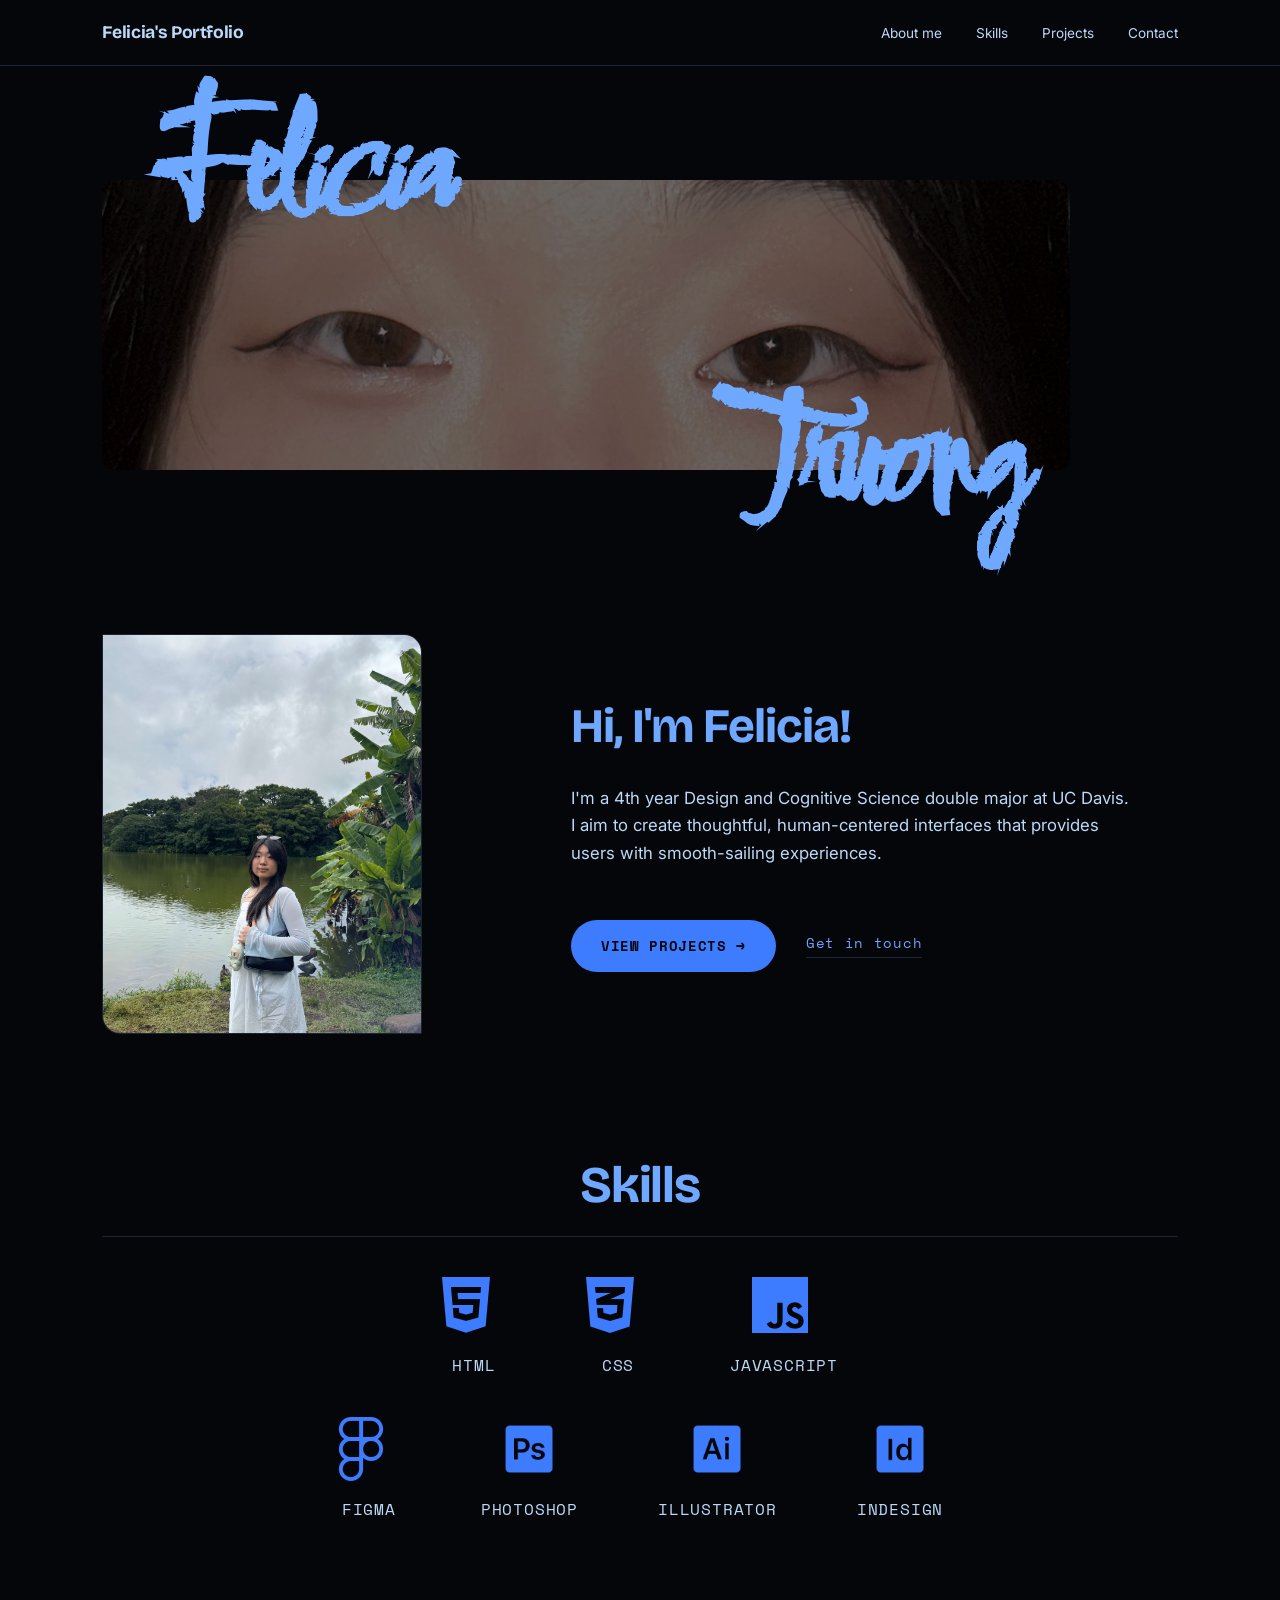
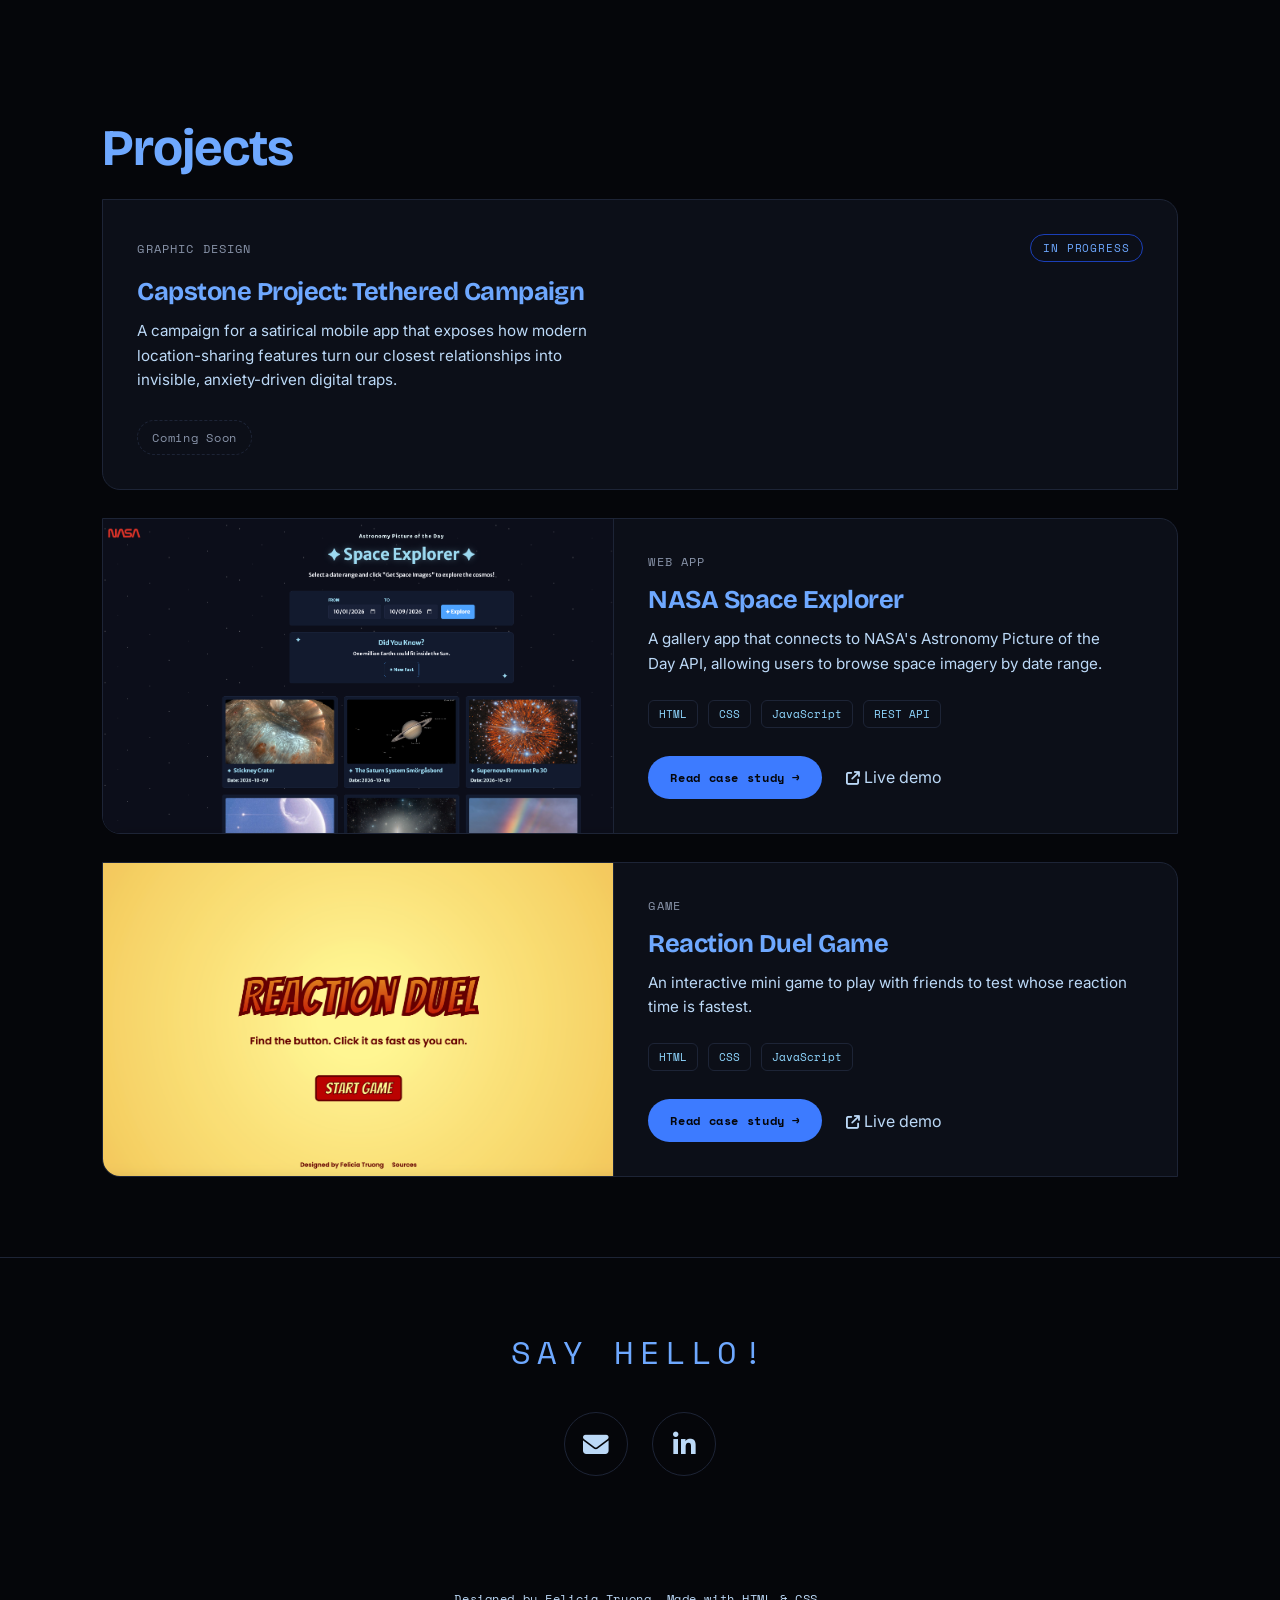
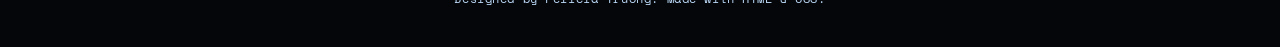
<file: index.html>
<!DOCTYPE html>
<html lang="en">
<head>
  <meta charset="UTF-8">
  <meta name="viewport" content="width=device-width, initial-scale=1.0">
  <title>Portfolio</title>
  <link rel="preconnect" href="https://fonts.googleapis.com">
  <link href="https://fonts.googleapis.com/css2?family=Bricolage+Grotesque:opsz,wght@12..96,400;12..96,600;12..96,700;12..96,800&family=Comforter+Brush&family=Inter:wght@400;500;600&family=Space+Mono:wght@400;700&display=swap" rel="stylesheet">
  <link rel="stylesheet" href="https://cdnjs.cloudflare.com/ajax/libs/font-awesome/6.4.0/css/all.min.css">
  <link rel="stylesheet" href="styles.css">
</head>
<body>

<nav>
  <div class="logo">Felicia's Portfolio</div>
  <div class="nav-links">
    <a href="#bio">About me</a>
    <a href="#skills">Skills</a>
    <a href="#projects">Projects</a>
    <a href="#contact">Contact</a>
  </div>
</nav>

<!-- BANNER -->
<section class="banner">
  <div class="banner-container">
    <div class="banner-text banner-top-left">Felicia</div>
    <img src="img/header.jpg" alt="Banner">
    <div class="banner-text banner-bottom-right">Truong</div>
  </div>
</section>

<!-- ABOUT ME / HERO -->
<section class="hero" id="bio">
  <div class="hero-portrait">
    <img src="img/me.jpg" alt="Photo of Felicia">
  </div>

  <div class="hero-content">
    <h1>Hi, I'm Felicia!</h1>
    <p class="hero-sub">I'm a 4th year Design and Cognitive Science double major at UC Davis. I aim to create thoughtful, human-centered interfaces that provides users with smooth-sailing experiences.</p>

    <div class="hero-row">
      <a href="#projects" class="btn-primary">VIEW PROJECTS →</a>
      <a href="#contact" class="btn-secondary">Get in touch</a>
    </div>
  </div>

</section>

<!-- SKILLS -->
<section id="skills">
  <div class="section-head">
    <div>
      <h2>Skills</h2>
    </div>
  </div>
 
  <div class="skills-wrap">
    <div class="skill-grid">
      <div class="skill-row">
        <div class="skill-item">
          <i class="fab fa-html5"></i>
          <p>HTML</p>
        </div>
        <div class="skill-item">
          <i class="fa-brands fa-css3-alt"></i>
          <p>CSS</p>
        </div>
        <div class="skill-item">
          <i class="fab fa-js"></i>
          <p>JavaScript</p>
        </div>
      </div>
      <div class="skill-row">
        <div class="skill-item">
          <i class="fab fa-figma"></i>
          <p>Figma</p>
        </div>
        <div class="skill-item">
          <img src="img/photoshop.png" alt="Photoshop icon">
          <p>Photoshop</p>
        </div>
        <div class="skill-item">
          <img src="img/illustrator.png" alt="Illustrator icon">
          <p>Illustrator</p>
        </div>
        <div class="skill-item">
          <img src="img/indesign.png" alt="InDesign icon">
          <p>InDesign</p>
        </div>
      </div>
    </div>
  </div>
</section>

<!-- PROJECTS -->
<section id="projects">
  <div class="section-head">
    <div>
      <h2>Projects</h2>
    </div>
  </div>

  <div class="project-grid">
     <article class="project-card no-media">
        <div class="project-body">
          <div class="project-meta">
            <span class="project-type">Graphic Design</span>
            <span class="project-status">In progress</span>
          </div>
          <h3>Capstone Project: Tethered Campaign</h3>
          <p>A campaign for a satirical mobile app that exposes how modern location-sharing features turn our closest relationships into invisible, anxiety-driven digital traps.</p>
          <div class="project-links">
            <span class="project-soon">Coming Soon</span>
          </div>
        </div>
      </article>

    <article class="project-card">
    <div class="project-media">
      <img src="img/nasa-explorer-thumbnail.png" alt="NASA Space Explorer gallery showing a grid of space photos" loading="lazy" class="nasa-explorer-thumbnail">
    </div>
    <div class="project-body">
      <div class="project-meta">
        <span class="project-type">Web app</span>
      </div>
      <h3>NASA Space Explorer</h3>
      <p>A gallery app that connects to NASA's Astronomy Picture of the Day API, allowing users to browse space imagery by date range.</p>
      <div class="project-tags">
        <span>HTML</span><span>CSS</span><span>JavaScript</span><span>REST API</span>
      </div>
      <div class="project-links">
        <a href="case-studies/nasa-space-explorer.html" class="btn-primary">Read case study →</a>
        <a href="https://ftruong5.github.io/07-nasa-space-explorer/" target="_blank" rel="noopener noreferrer" class="project-link">
          <i class="fa-solid fa-arrow-up-right-from-square"></i> Live demo
        </a>
      </div>
    </div>
  </article>

  <article class="project-card">
    <div class="project-media">
      <img src="img/reaction-duel-thumbnail.png" alt="Reaction Duel game screen with two players waiting for the signal" loading="lazy">
    </div>
    <div class="project-body">
      <div class="project-meta">
        <span class="project-type">Game</span>
      </div>
      <h3>Reaction Duel Game</h3>
      <p>An interactive mini game to play with friends to test whose reaction time is fastest.</p>
      <div class="project-tags">
        <span>HTML</span><span>CSS</span><span>JavaScript</span>
      </div>
      <div class="project-links">
        <a href="case-studies/reaction-duel.html" class="btn-primary">Read case study →</a>
        <a href="https://ftruong5.github.io/des157a/game/v2-final-version/index.html" target="_blank" rel="noopener noreferrer" class="project-link">
          <i class="fa-solid fa-arrow-up-right-from-square"></i> Live demo
        </a>
      </div>
    </div>
  </article>

  </div>
</section>

<!-- CONTACT -->
<section id="contact" class="contact">
  <div class="eyebrow">Say Hello!</div>

  <div class="contact-socials">
    <!-- Email icon -->
    <a href="mailto:ftruong@ucdavis.edu" aria-label="Email Felicia">
      <i class="fa-solid fa-envelope"></i>
    </a>

    <!-- LinkedIn icon -->
    <a href="https://www.linkedin.com/in/felicia-truong-5721442b5"
       target="_blank"
       rel="noopener noreferrer"
       aria-label="Felicia's LinkedIn profile">
      <i class="fa-brands fa-linkedin-in"></i>
    </a>
  </div>
</section>

<footer>Designed by Felicia Truong. Made with HTML & CSS.</footer>

</body>
</html>
</file>
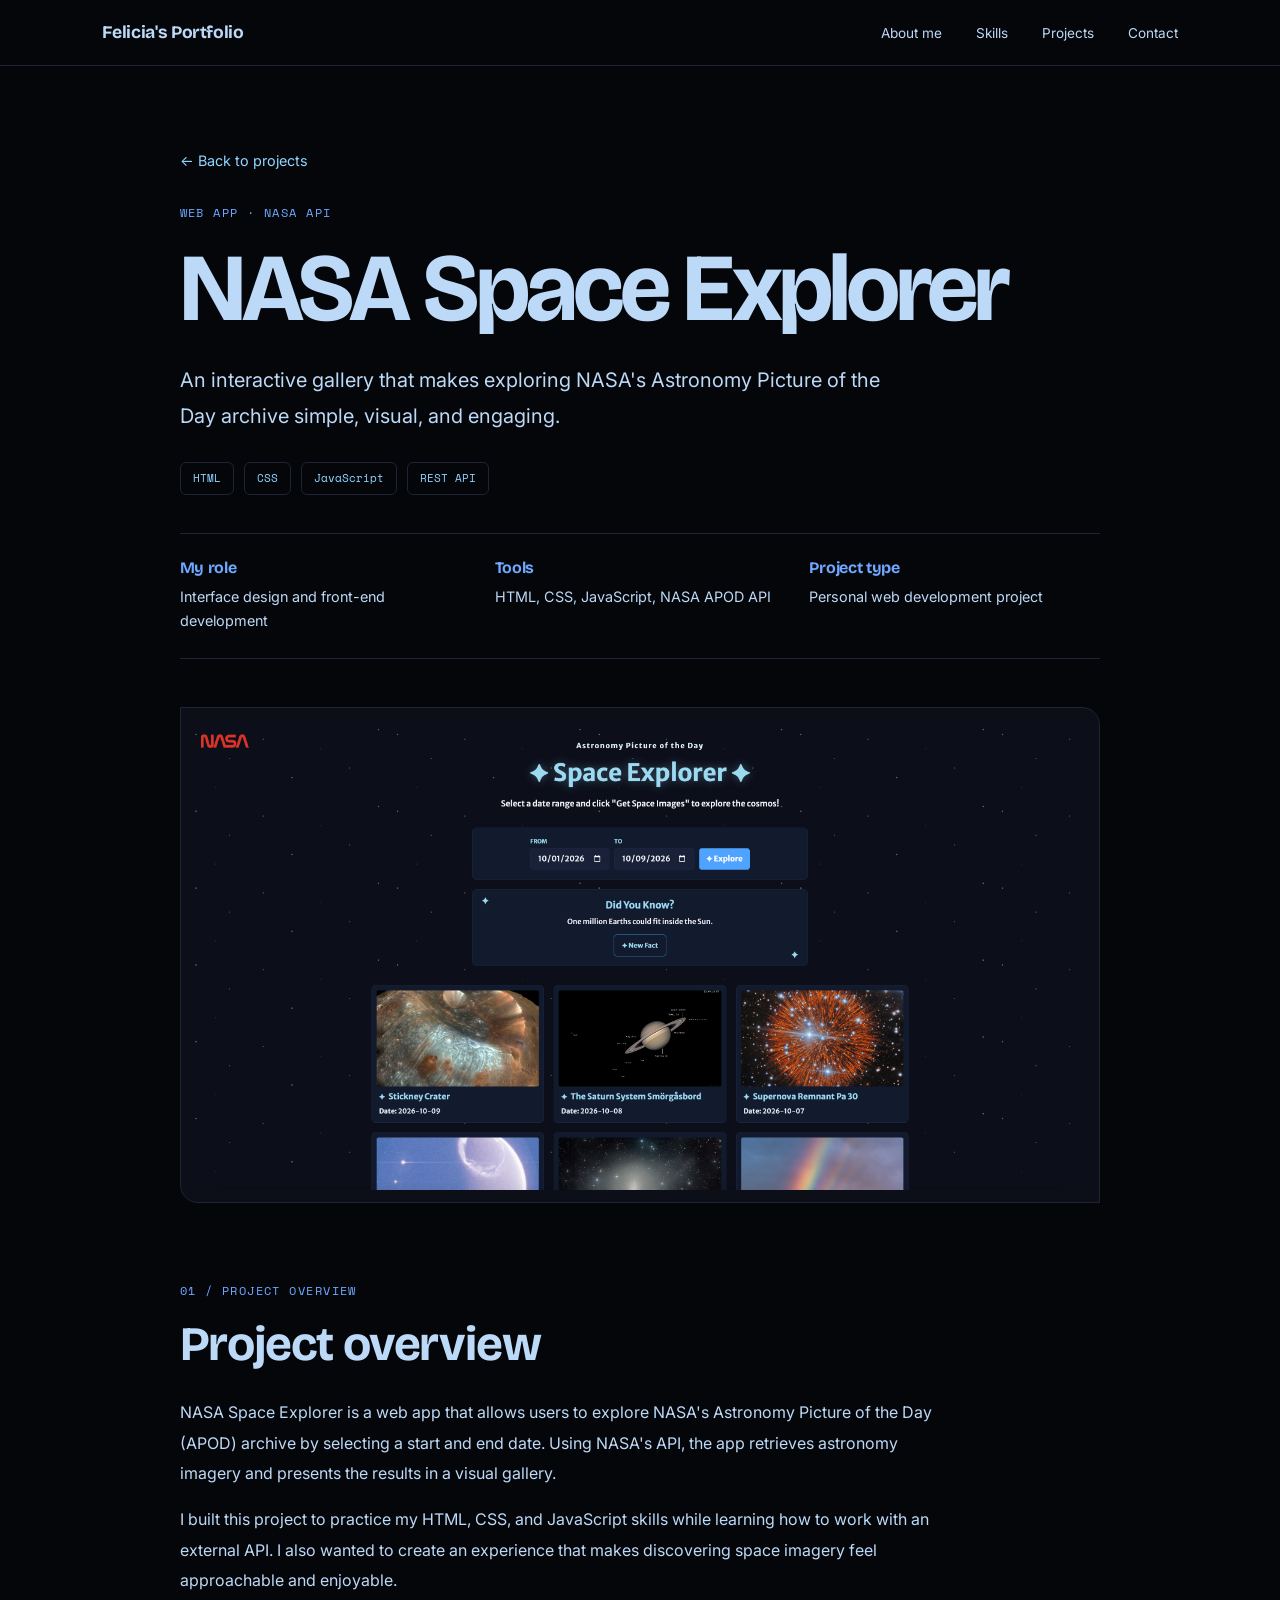
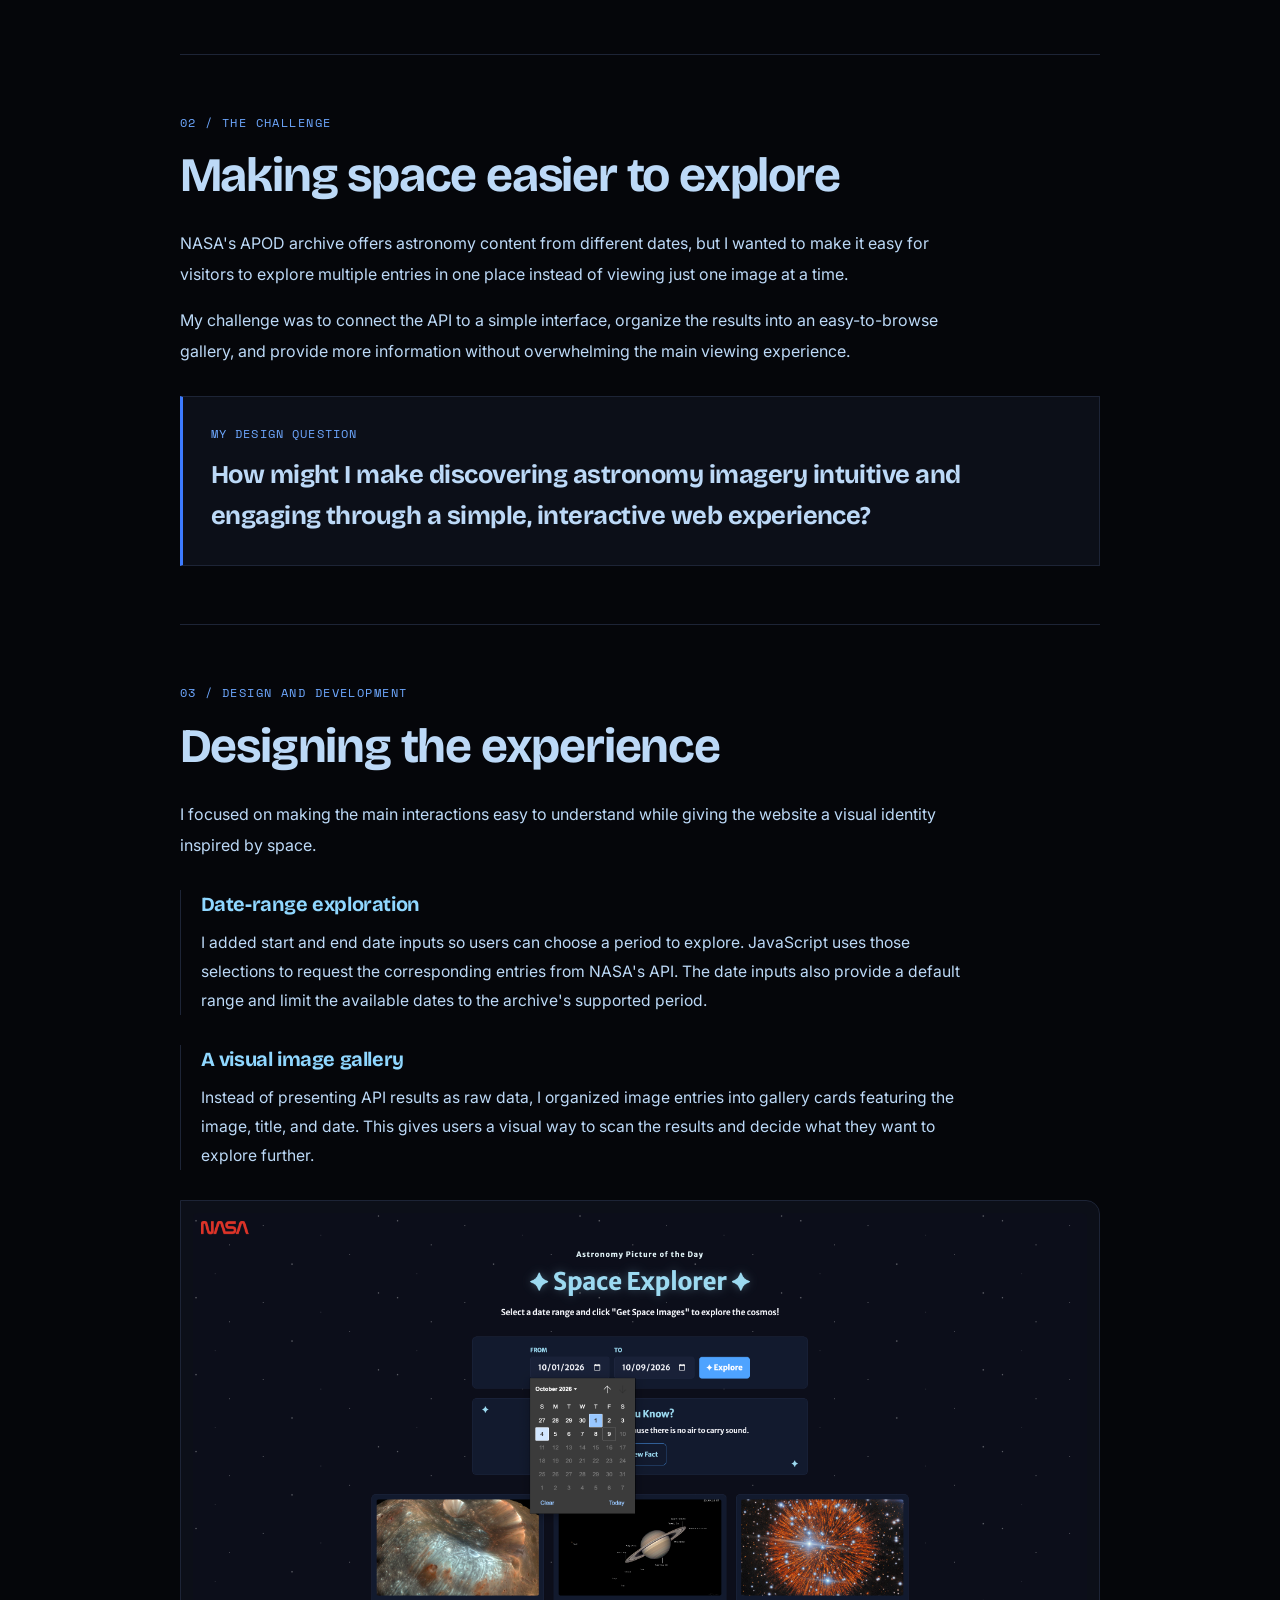
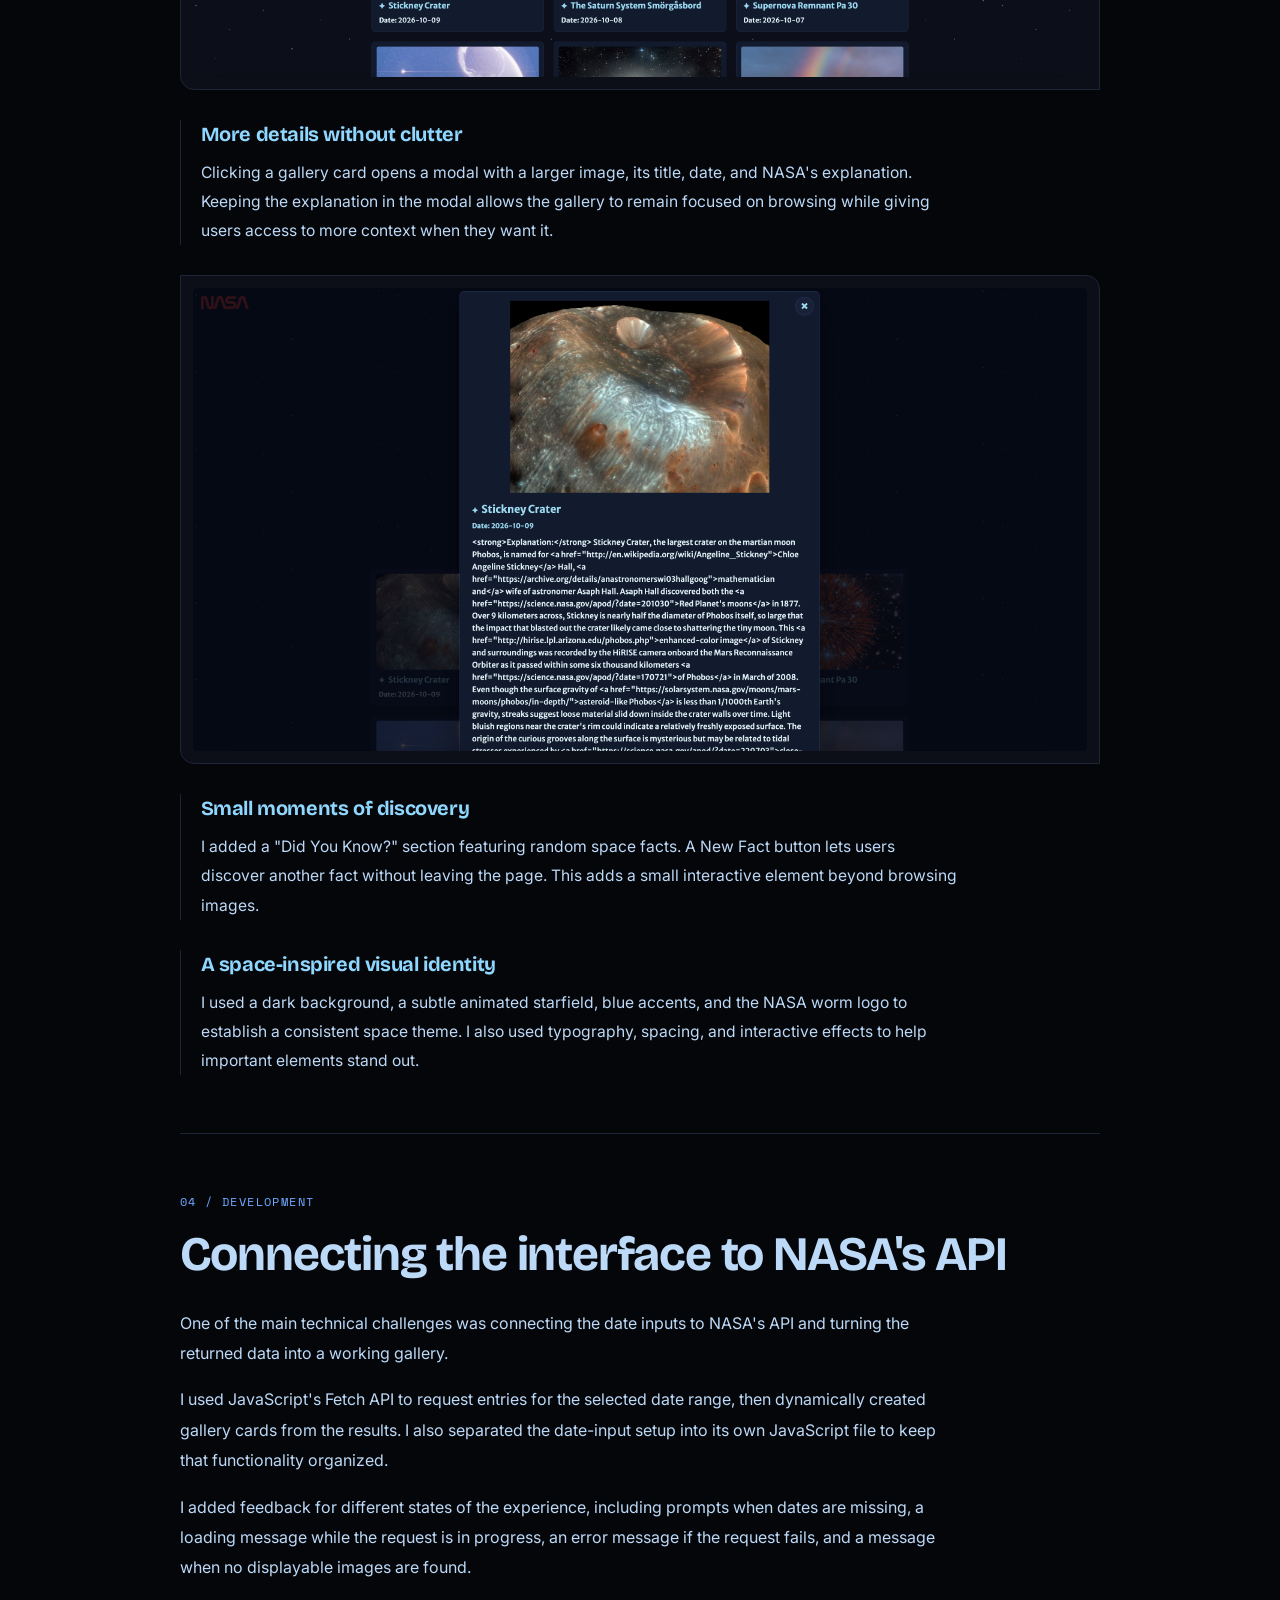
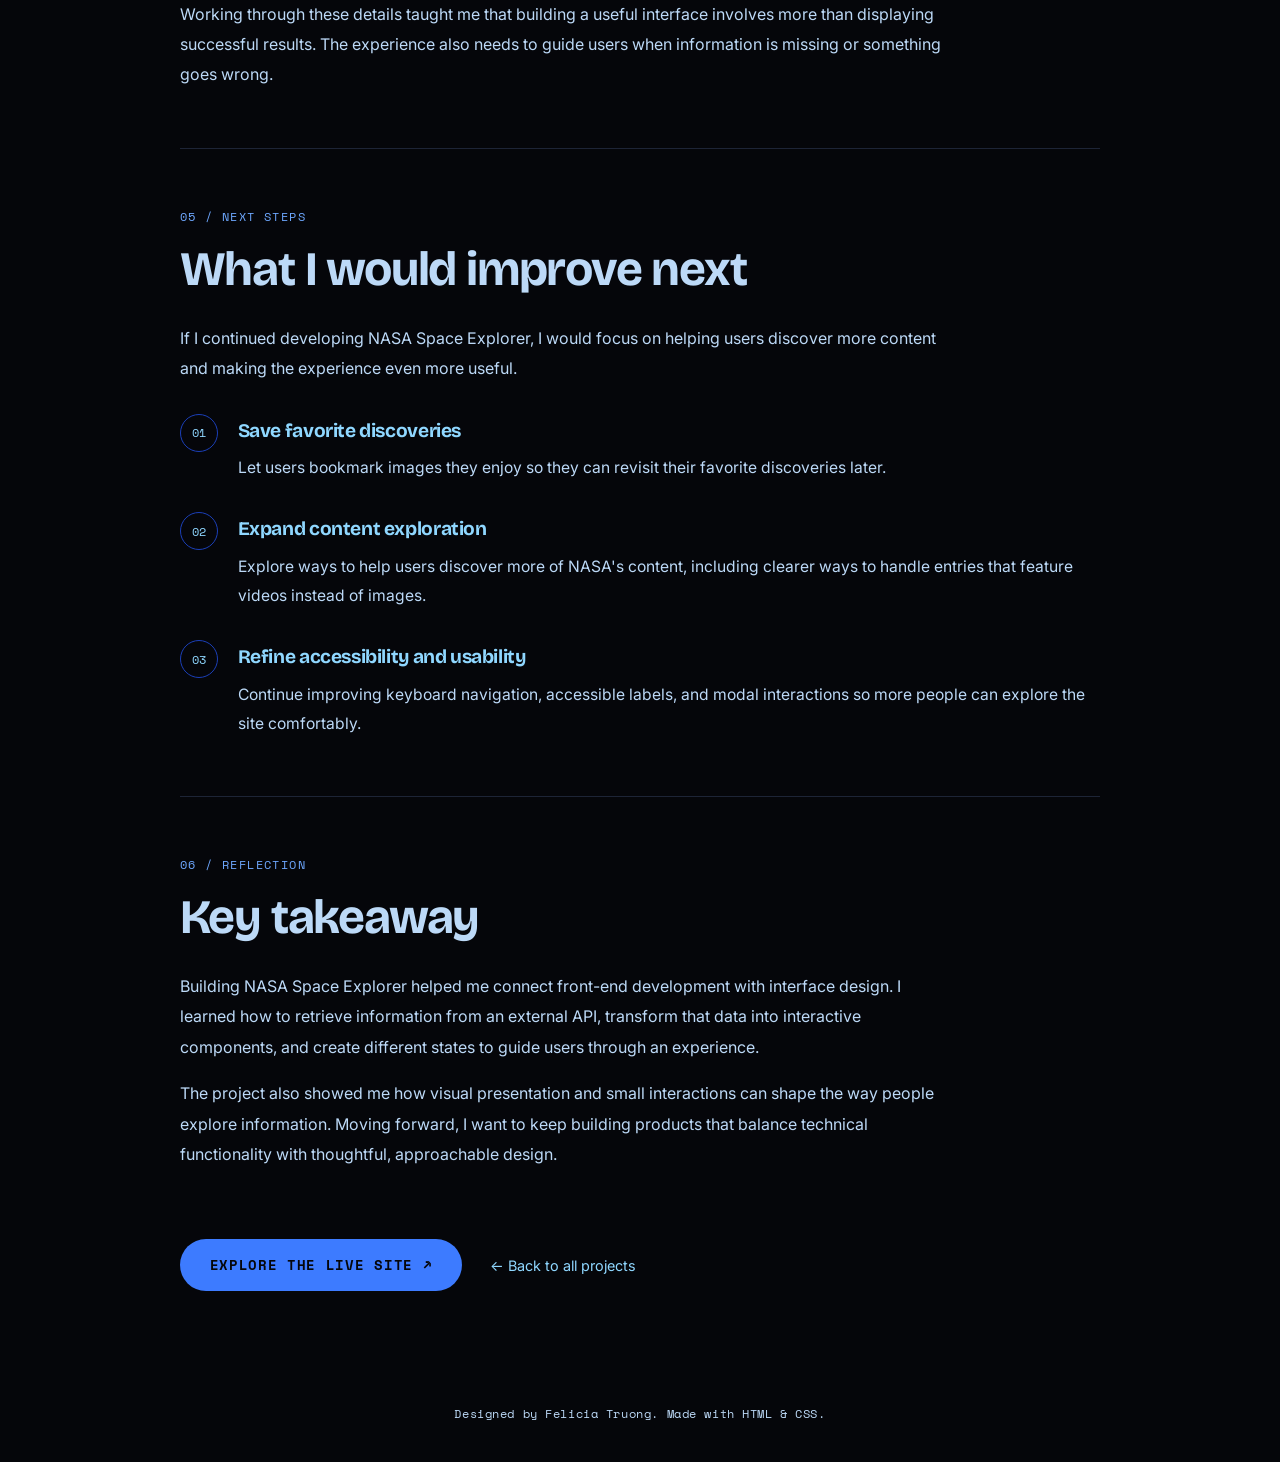
<file: case-studies/nasa-space-explorer.html>
<!DOCTYPE html>
<html lang="en">
<head>
  <meta charset="UTF-8">
  <meta name="viewport" content="width=device-width, initial-scale=1.0">

  <title>NASA Space Explorer | Felicia Truong</title>
  <meta
    name="description"
    content="A case study of NASA Space Explorer, a web app for exploring NASA's Astronomy Picture of the Day archive."
  >

  <!-- Google Fonts -->
  <link rel="preconnect" href="https://fonts.googleapis.com">
  <link
    href="https://fonts.googleapis.com/css2?family=Bricolage+Grotesque:opsz,wght@12..96,400;12..96,600;12..96,700;12..96,800&family=Inter:wght@400;500;600&family=Space+Mono:wght@400;700&display=swap"
    rel="stylesheet"
  >

  <!-- Shared portfolio styles -->
  <link rel="stylesheet" href="../styles.css">

  <!-- Shared case study styles -->
  <link rel="stylesheet" href="case-study.css">
</head>

<body>

  <!-- NAVIGATION -->
  <nav>
    <a href="../index.html" class="logo">
      Felicia's Portfolio
    </a>

    <div class="nav-links">
      <a href="../index.html#bio">About me</a>
      <a href="../index.html#skills">Skills</a>
      <a href="../index.html#projects">Projects</a>
      <a href="../index.html#contact">Contact</a>
    </div>
  </nav>

  <main class="case-study-main">

    <!-- PROJECT HEADER -->
    <header class="case-header">

      <a href="../index.html#projects" class="back-link">
        ← Back to projects
      </a>

      <p class="case-eyebrow">Web app · NASA API</p>

      <h1>NASA Space Explorer</h1>

      <p class="case-lede">
        An interactive gallery that makes exploring NASA's
        Astronomy Picture of the Day archive simple, visual,
        and engaging.
      </p>

      <div class="case-tags">
        <span>HTML</span>
        <span>CSS</span>
        <span>JavaScript</span>
        <span>REST API</span>
      </div>

      <div class="case-facts">
        <div>
          <h3>My role</h3>
          <p>Interface design and front-end development</p>
        </div>

        <div>
          <h3>Tools</h3>
          <p>HTML, CSS, JavaScript, NASA APOD API</p>
        </div>

        <div>
          <h3>Project type</h3>
          <p>Personal web development project</p>
        </div>
      </div>

    </header>

    <!-- HERO IMAGE -->
    <figure class="case-hero-image">
      <img
        src="../img/nasa-explorer-thumbnail.png"
        alt="NASA Space Explorer website displaying astronomy images"
      >
    </figure>

    <!-- 01: PROJECT OVERVIEW -->
    <section class="case-section" id="overview">

      <p class="case-eyebrow">01 / Project overview</p>

      <h2>Project overview</h2>

      <p>
        NASA Space Explorer is a web app that allows users to
        explore NASA's Astronomy Picture of the Day (APOD)
        archive by selecting a start and end date. Using NASA's
        API, the app retrieves astronomy imagery and presents
        the results in a visual gallery.
      </p>

      <p>
        I built this project to practice my HTML, CSS, and
        JavaScript skills while learning how to work with an
        external API. I also wanted to create an experience
        that makes discovering space imagery feel approachable
        and enjoyable.
      </p>

    </section>

    <!-- 02: THE CHALLENGE -->
    <section class="case-section" id="challenge">

      <p class="case-eyebrow">02 / The challenge</p>

      <h2>Making space easier to explore</h2>

      <p>
        NASA's APOD archive offers astronomy content from
        different dates, but I wanted to make it easy for
        visitors to explore multiple entries in one place
        instead of viewing just one image at a time.
      </p>

      <p>
        My challenge was to connect the API to a simple
        interface, organize the results into an easy-to-browse
        gallery, and provide more information without
        overwhelming the main viewing experience.
      </p>

      <div class="case-question">
        <p class="question-label">My design question</p>

        <h3>
          How might I make discovering astronomy imagery
          intuitive and engaging through a simple,
          interactive web experience?
        </h3>
      </div>

    </section>

    <!-- 03: DESIGNING THE EXPERIENCE -->
    <section class="case-section" id="design">

      <p class="case-eyebrow">03 / Design and development</p>

      <h2>Designing the experience</h2>

      <p>
        I focused on making the main interactions easy to
        understand while giving the website a visual identity
        inspired by space.
      </p>

      <div class="case-decision">
        <h3>Date-range exploration</h3>

        <p>
          I added start and end date inputs so users can choose
          a period to explore. JavaScript uses those selections
          to request the corresponding entries from NASA's API.
          The date inputs also provide a default range and limit
          the available dates to the archive's supported period.
        </p>
      </div>

      <div class="case-decision">
        <h3>A visual image gallery</h3>

        <p>
          Instead of presenting API results as raw data, I
          organized image entries into gallery cards featuring
          the image, title, and date. This gives users a visual
          way to scan the results and decide what they want
          to explore further.
        </p>
      </div>

      <!-- GALLERY SCREENSHOT -->
      <div class="case-image-block">
        <img
          src="img/nasa-date-selection.png"
          alt="NASA Space Explorer showing selecting date range"
          loading="lazy"
        >
      </div>

      <div class="case-decision">
        <h3>More details without clutter</h3>

        <p>
          Clicking a gallery card opens a modal with a larger
          image, its title, date, and NASA's explanation.
          Keeping the explanation in the modal allows the
          gallery to remain focused on browsing while giving
          users access to more context when they want it.
        </p>
      </div>

      <!-- MODAL SCREENSHOT -->
      <div class="case-image-block">
        <img
          src="img/nasa-modal.png"
          alt="NASA Space Explorer detail modal showing a larger astronomy image and its explanation"
          loading="lazy"
        >
      </div>

      <div class="case-decision">
        <h3>Small moments of discovery</h3>

        <p>
          I added a "Did You Know?" section featuring random
          space facts. A New Fact button lets users discover
          another fact without leaving the page. This adds
          a small interactive element beyond browsing images.
        </p>
      </div>

      <div class="case-decision">
        <h3>A space-inspired visual identity</h3>

        <p>
          I used a dark background, a subtle animated starfield,
          blue accents, and the NASA worm logo to establish a
          consistent space theme. I also used typography,
          spacing, and interactive effects to help important
          elements stand out.
        </p>
      </div>

    </section>

    <!-- 04: BUILDING THE INTERACTION -->
    <section class="case-section" id="development">

      <p class="case-eyebrow">04 / Development</p>

      <h2>Connecting the interface to NASA's API</h2>

      <p>
        One of the main technical challenges was connecting
        the date inputs to NASA's API and turning the returned
        data into a working gallery.
      </p>

      <p>
        I used JavaScript's Fetch API to request entries for
        the selected date range, then dynamically created
        gallery cards from the results. I also separated the
        date-input setup into its own JavaScript file to keep
        that functionality organized.
      </p>

      <p>
        I added feedback for different states of the experience,
        including prompts when dates are missing, a loading
        message while the request is in progress, an error
        message if the request fails, and a message when no
        displayable images are found.
      </p>

      <p>
        Working through these details taught me that building
        a useful interface involves more than displaying
        successful results. The experience also needs to guide
        users when information is missing or something goes
        wrong.
      </p>

    </section>

    <!-- 05: FUTURE IMPROVEMENTS -->
    <section class="case-section" id="next-steps">

      <p class="case-eyebrow">05 / Next steps</p>

      <h2>What I would improve next</h2>

      <p>
        If I continued developing NASA Space Explorer, I would
        focus on helping users discover more content and making
        the experience even more useful.
      </p>

      <div class="case-next-step">
        <span class="step-number">01</span>

        <div>
          <h3>Save favorite discoveries</h3>

          <p>
            Let users bookmark images they enjoy so they can
            revisit their favorite discoveries later.
          </p>
        </div>
      </div>

      <div class="case-next-step">
        <span class="step-number">02</span>

        <div>
          <h3>Expand content exploration</h3>

          <p>
            Explore ways to help users discover more of NASA's
            content, including clearer ways to handle entries
            that feature videos instead of images.
          </p>
        </div>
      </div>

      <div class="case-next-step">
        <span class="step-number">03</span>

        <div>
          <h3>Refine accessibility and usability</h3>

          <p>
            Continue improving keyboard navigation, accessible
            labels, and modal interactions so more people can
            explore the site comfortably.
          </p>
        </div>
      </div>

    </section>

    <!-- 06: KEY TAKEAWAY -->
    <section class="case-section case-takeaway" id="takeaway">

      <p class="case-eyebrow">06 / Reflection</p>

      <h2>Key takeaway</h2>

      <p>
        Building NASA Space Explorer helped me connect front-end
        development with interface design. I learned how to
        retrieve information from an external API, transform
        that data into interactive components, and create
        different states to guide users through an experience.
      </p>

      <p>
        The project also showed me how visual presentation and
        small interactions can shape the way people explore
        information. Moving forward, I want to keep building
        products that balance technical functionality with
        thoughtful, approachable design.
      </p>

    </section>

    <!-- PROJECT LINKS -->
    <div class="case-actions">

      <a
        href="https://ftruong5.github.io/07-nasa-space-explorer/"
        class="btn-primary"
        target="_blank"
        rel="noopener noreferrer"
      >
        EXPLORE THE LIVE SITE ↗
      </a>

      <a href="../index.html#projects" class="case-back-bottom">
        ← Back to all projects
      </a>

    </div>

  </main>

  <footer>
    Designed by Felicia Truong. Made with HTML & CSS.
  </footer>

</body>
</html>
</file>
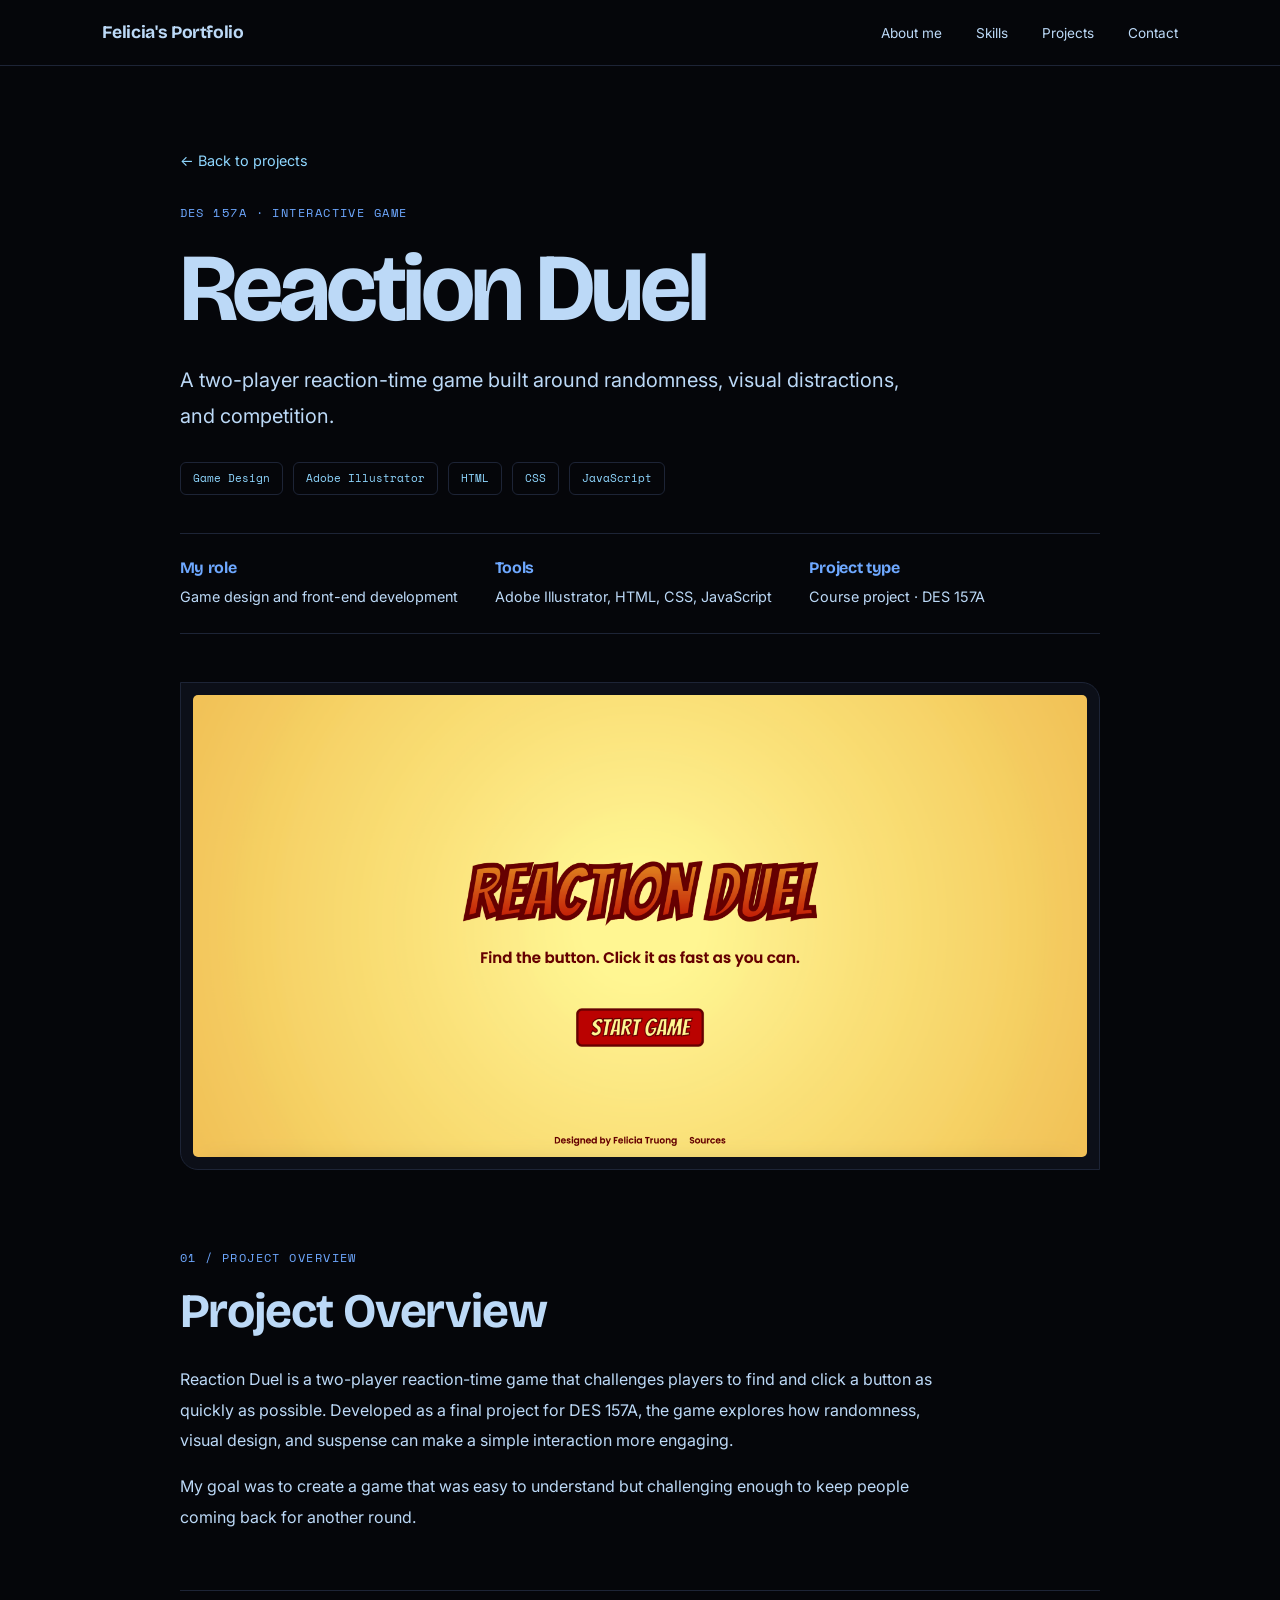
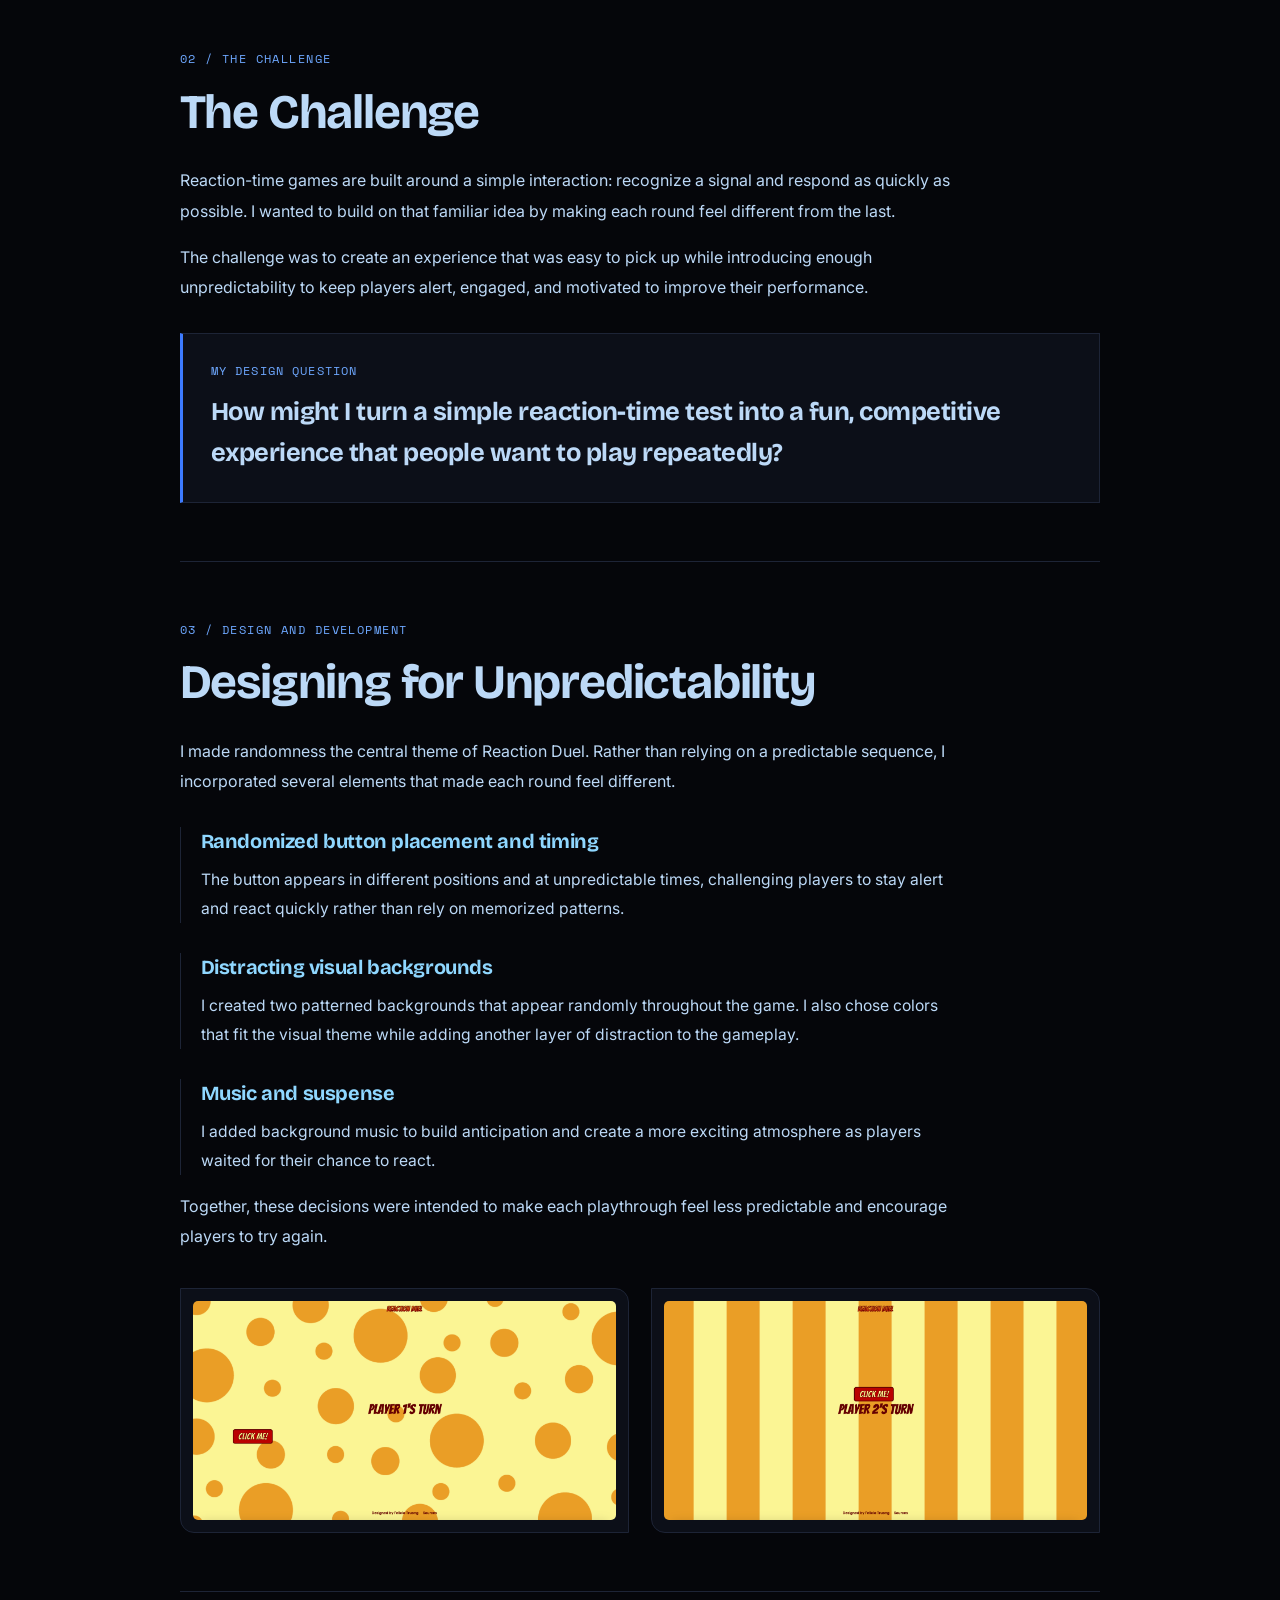
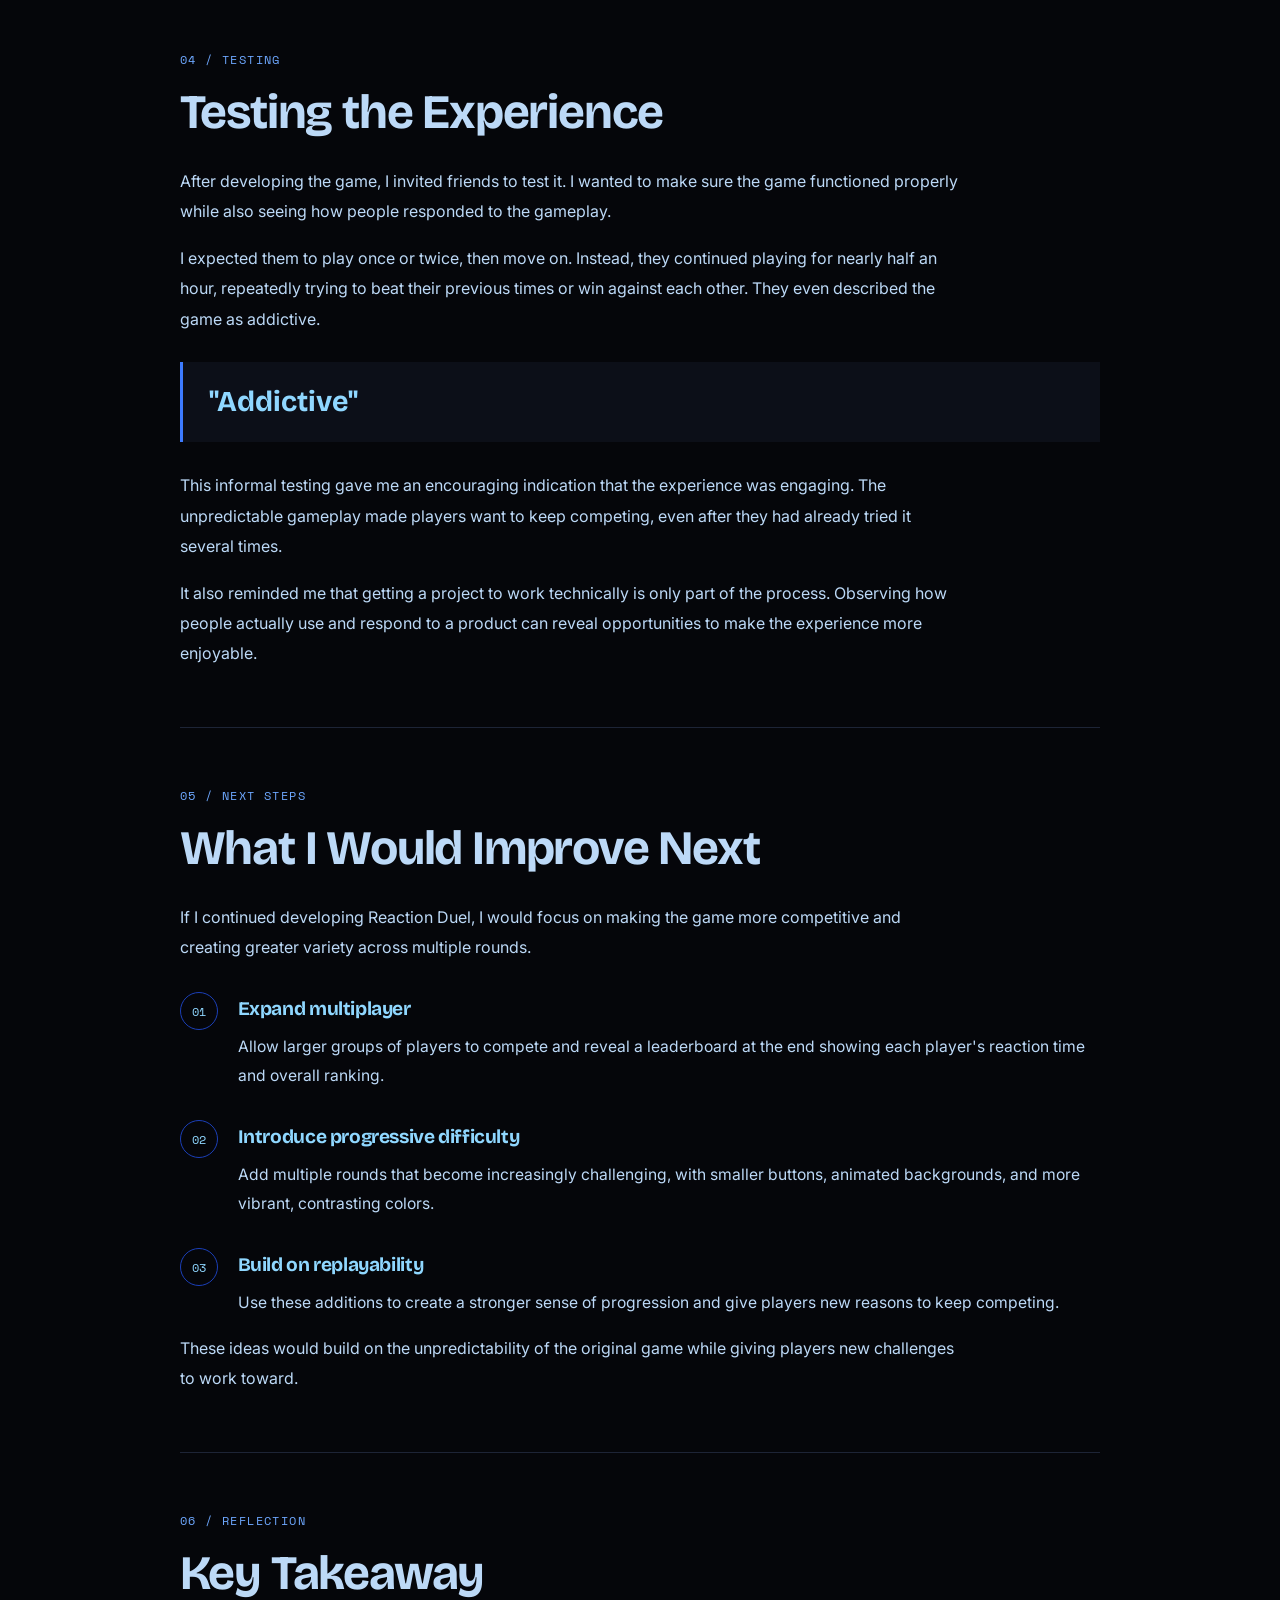
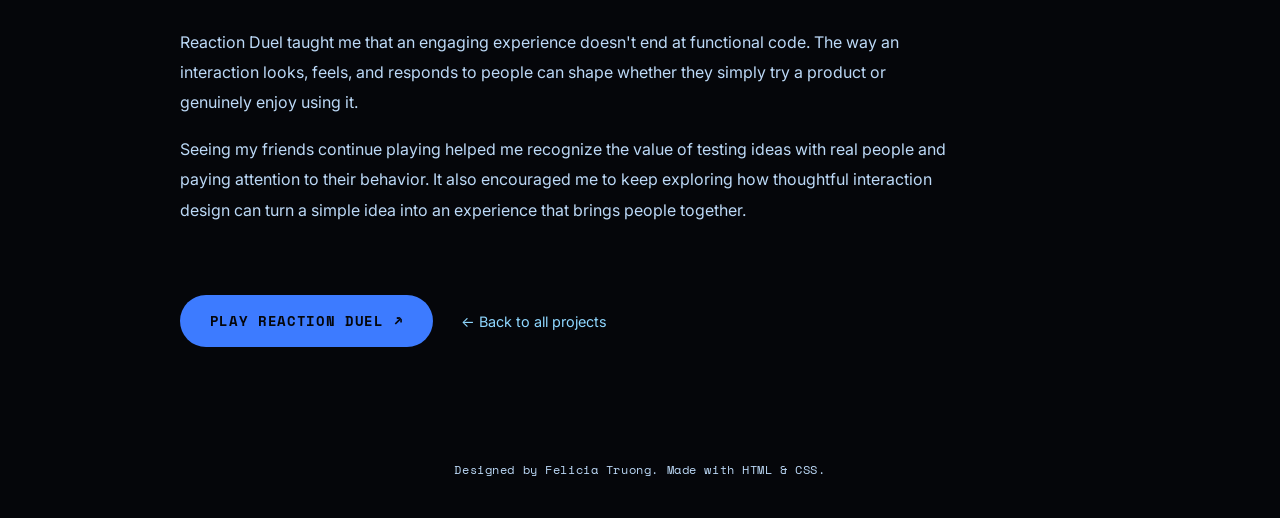
<file: case-studies/reaction-duel.html>
<!DOCTYPE html>
<html lang="en">
<head>
  <meta charset="UTF-8">
  <meta name="viewport" content="width=device-width, initial-scale=1.0">

  <title>Reaction Duel | Felicia Truong</title>
  <meta
    name="description"
    content="A case study of Reaction Duel, a two-player reaction-time game designed and developed for DES 157A."
  >

  <!-- Google Fonts -->
  <link rel="preconnect" href="https://fonts.googleapis.com">
  <link
    href="https://fonts.googleapis.com/css2?family=Bricolage+Grotesque:opsz,wght@12..96,400;12..96,600;12..96,700;12..96,800&family=Inter:wght@400;500;600&family=Space+Mono:wght@400;700&display=swap"
    rel="stylesheet"
  >

  <!-- Reuse portfolio styles -->
  <link rel="stylesheet" href="../styles.css">

  <!-- Case study styles -->
  <link rel="stylesheet" href="case-study.css">
</head>

<body>

  <!-- NAVIGATION -->
  <nav>
    <a href="../index.html" class="logo">
      Felicia's Portfolio
    </a>

    <div class="nav-links">
      <a href="../index.html#bio">About me</a>
      <a href="../index.html#skills">Skills</a>
      <a href="../index.html#projects">Projects</a>
      <a href="../index.html#contact">Contact</a>
    </div>
  </nav>

  <main class="case-study-main">

    <!-- PROJECT HEADER -->
    <header class="case-header">

      <a href="../index.html#projects" class="back-link">
        ← Back to projects
      </a>

      <p class="case-eyebrow">DES 157A · Interactive Game</p>

      <h1>Reaction Duel</h1>

      <p class="case-lede">
        A two-player reaction-time game built around
        randomness, visual distractions, and competition.
      </p>

      <div class="case-tags">
        <span>Game Design</span>
        <span>Adobe Illustrator</span>
        <span>HTML</span>
        <span>CSS</span>
        <span>JavaScript</span>
      </div>

      <div class="case-facts">
        <div>
          <h3>My role</h3>
          <p>Game design and front-end development</p>
        </div>

        <div>
          <h3>Tools</h3>
          <p>Adobe Illustrator, HTML, CSS, JavaScript</p>
        </div>

        <div>
          <h3>Project type</h3>
          <p>Course project · DES 157A</p>
        </div>
      </div>

    </header>

    <!-- HERO IMAGE -->
    <figure class="case-hero-image">
      <img
        src="../img/reaction-duel-thumbnail.png"
        alt="Screenshot of the Reaction Duel game"
      >
    </figure>

    <!-- 01: PROJECT OVERVIEW -->
    <section class="case-section" id="overview">

      <p class="case-eyebrow">01 / Project Overview</p>

      <h2>Project Overview</h2>

      <p>
        Reaction Duel is a two-player reaction-time game that
        challenges players to find and click a button as quickly
        as possible. Developed as a final project for DES 157A,
        the game explores how randomness, visual design, and
        suspense can make a simple interaction more engaging.
      </p>

      <p>
        My goal was to create a game that was easy to understand
        but challenging enough to keep people coming back for
        another round.
      </p>

    </section>

    <!-- 02: THE CHALLENGE -->
    <section class="case-section" id="challenge">

      <p class="case-eyebrow">02 / The Challenge</p>

      <h2>The Challenge</h2>

      <p>
        Reaction-time games are built around a simple interaction:
        recognize a signal and respond as quickly as possible.
        I wanted to build on that familiar idea by making each
        round feel different from the last.
      </p>

      <p>
        The challenge was to create an experience that was easy
        to pick up while introducing enough unpredictability to
        keep players alert, engaged, and motivated to improve
        their performance.
      </p>

      <div class="case-question">
        <p class="question-label">My design question</p>

        <h3>
          How might I turn a simple reaction-time test into a
          fun, competitive experience that people want to play
          repeatedly?
        </h3>
      </div>

    </section>

    <!-- 03: DESIGNING FOR UNPREDICTABILITY -->
    <section class="case-section" id="design">

      <p class="case-eyebrow">03 / Design and Development</p>

      <h2>Designing for Unpredictability</h2>

      <p>
        I made randomness the central theme of Reaction Duel.
        Rather than relying on a predictable sequence, I
        incorporated several elements that made each round
        feel different.
      </p>

      <div class="case-decision">
        <h3>Randomized button placement and timing</h3>

        <p>
          The button appears in different positions and at
          unpredictable times, challenging players to stay alert
          and react quickly rather than rely on memorized patterns.
        </p>
      </div>

      <div class="case-decision">
        <h3>Distracting visual backgrounds</h3>

        <p>
          I created two patterned backgrounds that appear randomly
          throughout the game. I also chose colors that fit the
          visual theme while adding another layer of distraction
          to the gameplay.
        </p>
      </div>

      <div class="case-decision">
        <h3>Music and suspense</h3>

        <p>
          I added background music to build anticipation and
          create a more exciting atmosphere as players waited
          for their chance to react.
        </p>
      </div>

      <p>
        Together, these decisions were intended to make each
        playthrough feel less predictable and encourage players
        to try again.
      </p>

      <!-- GAMEPLAY SCREENSHOTS -->
      <div class="case-screenshot-grid">

        <figure class="case-screenshot">
          <img
            src="img/player1-bkg.png"
            alt="Reaction Duel gameplay showing one background and button position"
            loading="lazy"
          >
        </figure>

        <figure class="case-screenshot">
          <img
            src="img/player2-bkg.png"
            alt="Reaction Duel gameplay showing another button position"
            loading="lazy"
          >
        </figure>

      </div>

    </section>

    <!-- 04: TESTING THE EXPERIENCE -->
    <section class="case-section" id="testing">

      <p class="case-eyebrow">04 / Testing</p>

      <h2>Testing the Experience</h2>

      <p>
        After developing the game, I invited friends to test it.
        I wanted to make sure the game functioned properly while
        also seeing how people responded to the gameplay.
      </p>

      <p>
        I expected them to play once or twice, then move on.
        Instead, they continued playing for nearly half an hour,
        repeatedly trying to beat their previous times or win
        against each other. They even described the game as
        addictive.
      </p>

      <blockquote class="case-feedback">
        "Addictive"
      </blockquote>

      <p>
        This informal testing gave me an encouraging indication
        that the experience was engaging. The unpredictable
        gameplay made players want to keep competing, even after
        they had already tried it several times.
      </p>

      <p>
        It also reminded me that getting a project to work
        technically is only part of the process. Observing how
        people actually use and respond to a product can reveal
        opportunities to make the experience more enjoyable.
      </p>

    </section>

    <!-- 05: FUTURE IMPROVEMENTS -->
    <section class="case-section" id="next-steps">

      <p class="case-eyebrow">05 / Next Steps</p>

      <h2>What I Would Improve Next</h2>

      <p>
        If I continued developing Reaction Duel, I would focus
        on making the game more competitive and creating greater
        variety across multiple rounds.
      </p>

      <div class="case-next-step">
        <span class="step-number">01</span>

        <div>
          <h3>Expand multiplayer</h3>

          <p>
            Allow larger groups of players to compete and reveal
            a leaderboard at the end showing each player's
            reaction time and overall ranking.
          </p>
        </div>
      </div>

      <div class="case-next-step">
        <span class="step-number">02</span>

        <div>
          <h3>Introduce progressive difficulty</h3>

          <p>
            Add multiple rounds that become increasingly
            challenging, with smaller buttons, animated
            backgrounds, and more vibrant, contrasting colors.
          </p>
        </div>
      </div>

      <div class="case-next-step">
        <span class="step-number">03</span>

        <div>
          <h3>Build on replayability</h3>

          <p>
            Use these additions to create a stronger sense of
            progression and give players new reasons to keep
            competing.
          </p>
        </div>
      </div>

      <p>
        These ideas would build on the unpredictability of the
        original game while giving players new challenges to
        work toward.
      </p>

    </section>

    <!-- 06: KEY TAKEAWAY -->
    <section class="case-section case-takeaway" id="takeaway">

      <p class="case-eyebrow">06 / Reflection</p>

      <h2>Key Takeaway</h2>

      <p>
        Reaction Duel taught me that an engaging experience
        doesn't end at functional code. The way an interaction
        looks, feels, and responds to people can shape whether
        they simply try a product or genuinely enjoy using it.
      </p>

      <p>
        Seeing my friends continue playing helped me recognize
        the value of testing ideas with real people and paying
        attention to their behavior. It also encouraged me to
        keep exploring how thoughtful interaction design can
        turn a simple idea into an experience that brings
        people together.
      </p>

    </section>

    <!-- PROJECT LINKS -->
    <div class="case-actions">

      <a
        href="https://ftruong5.github.io/des157a/game/v2-final-version/index.html"
        class="btn-primary"
        target="_blank"
        rel="noopener noreferrer"
      >
        PLAY REACTION DUEL ↗
      </a>

      <a href="../index.html#projects" class="case-back-bottom">
        ← Back to all projects
      </a>

    </div>

  </main>

  <footer>
    Designed by Felicia Truong. Made with HTML & CSS.
  </footer>

</body>
</html>
</file>
<file: styles.css>
*{ margin:0; padding:0; box-sizing:border-box; }

  html{ scroll-behavior:smooth; }

  body{
    background: #05060a;
    color: #6ea8ff;
    font-family:'Inter', sans-serif;
    overflow-x:hidden;
    position:relative;
  }

  section{ position:relative; z-index:1; padding: 80px 8vw; }

  h1,h2,h3{ font-family:'Bricolage Grotesque', sans-serif; letter-spacing:-0.02em; }

  h1{ font-size: 3rem; }

  .eyebrow{
    font-family: 'Space Mono', monospace;
    font-size: 1rem;
    letter-spacing: 0.18em;
    text-transform: uppercase;
    color: #6ea8ff;
    display:flex;
    align-items:center;
    gap:10px;
    margin-bottom: 22px;
  }
  .eyebrow::before{
    content:"";
    width: 28px;
    height: 1px;
    background: #6ea8ff;
  }

  a{ color: inherit; text-decoration:none; }

  /* ---------- NAV ---------- */
  nav{
    position: fixed;
    top:0; left:0; right:0;
    z-index: 50;
    display:flex;
    justify-content:space-between;
    align-items:center;
    padding: 22px 8vw;
    background: #05060a;
    border-bottom: 1px solid #1d2436;
  }
  .logo{
    font-family:'Bricolage Grotesque', sans-serif;
    font-weight:700;
    font-size:1.1rem;
    letter-spacing:-0.02em;
    color: #bcd9f7;
  }
  .nav-links{
    display:flex;
    gap: 34px;
    font-size: 0.85rem;
    color: #bcd9f7;
  }
  .nav-links a{ transition: color 0.25s ease; }
  .nav-links a:hover, .nav-links a:focus-visible{ color: #6ea8ff; text-shadow: 0 0 10px #6ea8ff; }

  /* ---------- HERO ---------- */
  .hero{
    min-height: auto;
    display:grid;
    grid-template-columns: 0.85fr 1.15fr;
    gap: 20px;
    align-items:center;
    padding-top: 80px;
    padding-bottom: 40px;
  }
  .hero-content{ display:flex; flex-direction:column; }
  .hero-portrait,
  .bio-portrait{
    aspect-ratio: 4/5;
    max-width: 320px;
    border-radius: 0 18px 0 18px;
    background:
      radial-gradient(circle at 30% 20%, rgba(143,215,255,0.18), transparent 60%),
      linear-gradient(160deg, #0c0f18, #070912);
    border: 1px solid #1d2436;
    position:relative;
    overflow:hidden;
    display:flex;
    align-items:flex-end;
    padding: 26px;
  }
  .bio-portrait{ border-radius: 18px; }
  .hero-portrait::after,
  .bio-portrait::after{
    content:"";
    position:absolute;
    inset:0;
    background: linear-gradient(125deg, transparent 55%, rgba(61,123,255,0.25));
  }
  .hero-portrait img{
    position:absolute;
    inset:0;
    width:100%;
    height:100%;
    object-fit:cover;
  }
  .hero-portrait .tag,
  .bio-portrait .tag{
    position:relative;
    z-index:2;
    font-family: 'Space Mono', monospace;
    font-size: 0.72rem;
    color: #8fd7ff;
    letter-spacing: 0.1em;
  }
  .hero-tag{
    font-size: clamp(3rem, 9vw, 7.5rem);
    line-height: 0.96;
    font-weight: 800;
    max-width: 1100px;
  }
  .hero h1 .grad{
    background: linear-gradient(100deg, var(--blue-bright), var(--cyan) 60%, var(--blue-bright));
    -webkit-background-clip: text;
    background-clip: text;
    color: transparent;
  }
  .hero-sub{
    margin-top: 30px;
    max-width: 560px;
    color: #bcd9f7;
    font-size: 1.05rem;
    line-height: 1.65;
  }
  .hero-row{
    display:flex;
    align-items:center;
    gap: 30px;
    margin-top: 52px;
    flex-wrap: wrap;
  }
  .btn-primary{
    font-family: 'Space Mono', monospace;
    font-size: 0.85rem;
    letter-spacing: 0.05em;
    background: #3d7bff;
    color: #05060a;
    padding: 16px 30px;
    border-radius: 999px;
    font-weight:700;
    box-shadow: 0 0 0 0 rgba(61,123,255,0.0);
    transition: box-shadow 0.3s ease, transform 0.3s ease;
  }
  .btn-primary:hover, .btn-primary:focus-visible{
    box-shadow: 0 0 36px 4px rgba(61,123,255,0.55);
    transform: translateY(-2px);
  }
  .btn-secondary{
    font-family: 'Space Mono', monospace;
    font-size: 0.85rem;
    letter-spacing: 0.05em;
    color: #6ea8ff;
    border-bottom: 1px solid #1d2436;
    padding-bottom: 4px;
    transition: border-color 0.25s ease, color 0.25s ease;
  }
  .btn-secondary:hover, .btn-secondary:focus-visible{
    border-color: #6ea8ff;
    color: #6ea8ff;
  }
  .scroll-hint{
    position:absolute;
    bottom: 48px;
    left: 8vw;
    font-family: 'Space Mono', monospace;
    font-size: 0.7rem;
    color: #8893a8;
    letter-spacing: 0.12em;
    display:flex;
    align-items:center;
    gap: 12px;
  }
  .scroll-hint .bar{
    width:1px; height:34px;
    background: linear-gradient(to bottom, #6ea8ff, transparent);
  }

  /* ---------- BANNER ---------- */
  .banner{
    padding: 180px 8vw 80px;
    position: relative;
  }
  .banner-container{
    position: relative;
    display: inline-block;
    width: 90%;
    margin: 0 auto;
  }
  .banner-container img{
    width: 100%;
    height: auto;
    display: block;
    border-radius: 12px;
  }
  .banner-text{
    position: absolute;
    font-family: 'Comforter Brush', cursive;
    font-size: clamp(5rem, 12vw, 10rem);
    font-weight: 700;
    color: #6ea8ff;
    letter-spacing: -0.02em;
  }
  .banner-top-left{
    top: -110px;
    left: 5%;
  }
  .banner-bottom-right{
    bottom: -110px;
    right: 5%;
  }

  /* ---------- SECTION HEADERS ---------- */
  .section-head{
    display:flex;
    justify-content:space-between;
    align-items:flex-end;
    margin-bottom: 20px;
    gap: 40px;
    flex-wrap:wrap;
  }
  .section-head h2{
    font-size: clamp(2rem, 4vw, 3.2rem);
    font-weight: 700;
  }
  .section-head p{
    color: #bcd9f7;
    max-width: 360px;
    font-size: 0.95rem;
    line-height: 1.6;
  }

  #skills .section-head{
    justify-content: center;
  }

  /* ---------- BIO ---------- */
  .bio{
    display:grid;
    grid-template-columns: 0.9fr 1.1fr;
    gap: 80px;
    align-items:start;
  }
  .bio-portrait{
    aspect-ratio: 4/5;
    border-radius: 18px;
    background:
      radial-gradient(circle at 30% 20%, rgba(143,215,255,0.18), transparent 60%),
      linear-gradient(160deg, #0c0f18, #070912);
    border: 1px solid #1d2436;
    position:relative;
    overflow:hidden;
    display:flex;
    align-items:flex-end;
    padding: 26px;
  }
  .bio-portrait::after{
    content:"";
    position:absolute;
    inset:0;
    background: linear-gradient(125deg, transparent 55%, rgba(61,123,255,0.25));
  }
  .bio-portrait .tag{
    position:relative;
    z-index:2;
    font-family: 'Space Mono', monospace;
    font-size: 0.72rem;
    color: #8fd7ff;
    letter-spacing: 0.1em;
  }
  .bio-text p{
    font-size: 1.15rem;
    line-height: 1.75;
    color: #6ea8ff;
    margin-bottom: 26px;
  }
  .bio-text p:first-of-type{ font-size: 1.35rem; font-weight:500; }
  .bio-text .muted-line{ color: #8893a8; font-size: 1rem; }

  .bio-stats{
    display:flex;
    gap: 50px;
    margin-top: 44px;
    border-top: 1px solid #1d2436;
    padding-top: 26px;
    max-width: 560px;
  }
  .bio-stats div strong{
    display:block;
    font-family:'Bricolage Grotesque', sans-serif;
    font-size: 1.8rem;
    color: #6ea8ff;
  }
  .bio-stats div span{
    font-family: 'Space Mono', monospace;
    font-size: 0.7rem;
    color: #8893a8;
    letter-spacing: 0.08em;
    text-transform: uppercase;
  }

  /* ---------- PROJECTS ---------- */
  .project-grid{
    display:grid;
    grid-template-columns: 1fr;
    gap: 28px;
  }
  .project-card{
  background:#0c0f18;
  border:1px solid #1d2436;
  border-radius:0 18px 0 18px;
  position:relative;
  overflow:hidden;
  display:grid;
  grid-template-columns:1fr 1.1fr;
  transition: transform .35s ease, border-color .35s ease, box-shadow .35s ease;
  }

  .project-card.no-media{ 
    grid-template-columns:1fr; 
  }

  .project-card.no-media .project-status {
  margin-left: auto;
}

  .project-card::before{
    content:"";
    position:absolute;
    top:-40%; right:-30%;
    width: 60%; height: 80%;
    background: radial-gradient(circle, rgba(61,123,255,0.25), transparent 70%);
    opacity:0;
    transition: opacity 0.4s ease;
  }
  .project-card:hover, .project-card:focus-within{
    transform: translateY(-6px);
    border-color: #3d7bff;
    box-shadow: 0 20px 50px -20px rgba(61,123,255,0.35);
  }
 
  .project-card.no-media:hover::before,
  .project-card.no-media:focus-within::before {
    opacity: 1;
  }

  .project-num{
    font-family: 'Space Mono', monospace;
    color: #8893a8;
    font-size: 0.8rem;
  }
  .project-status{
    font-family: 'Space Mono', monospace;
    font-size: 0.68rem;
    letter-spacing: 0.08em;
    text-transform: uppercase;
    color: #6ea8ff;
    border: 1px solid #1b3fb8;
    padding: 5px 12px;
    border-radius: 999px;
  }
  .project-card h3{
    font-size: 1.6rem;
    margin-top: 14px;
    position:relative;
    z-index:1;
  }
  .project-card p{
    color: #bcd9f7;
    margin-top: 12px;
    font-size: 0.95rem;
    line-height: 1.6;
    max-width: 480px;
    position:relative;
    z-index:1;
  }
  .project-tags{
    display:flex;
    gap: 10px;
    margin-top: 24px;
    flex-wrap:wrap;
    position:relative;
    z-index:1;
  }
  .project-tags span{
    font-family: 'Space Mono', monospace;
    font-size: 0.68rem;
    color: #8fd7ff;
    border: 1px solid #1d2436;
    padding: 5px 10px;
    border-radius: 6px;
  }

  .project-links {
  display:flex;
  align-items:center;
  gap:24px;
  flex-wrap:wrap;
  margin-top:auto;
  padding-top:28px;
}

.project-links .btn-primary{
  padding:12px 22px;
  font-size:.78rem;
}

.project-link{ 
  color:#bcd9f7; 
}

.project-link:hover {
  text-decoration: underline;
}

.project-link i {
  font-size: 14px;
}

.project-media{
  background:#070912;
  border-right:1px solid #1d2436;
  min-height:260px;
}
.project-media img{
  width:100%;
  height:100%;
  object-fit:cover;
  object-position: center;
  display:block;
}

.project-media img.nasa-explorer-thumbnail {
  object-position: left top;
}

.project-body{
  display:flex;
  flex-direction:column;
  padding:34px;
  position:relative;
  z-index:1;
}
.project-meta{
  display:flex;
  align-items:center;
  gap:12px;
  flex-wrap:wrap;
}

.project-type{
  font-family:'Space Mono', monospace;
  font-size:.72rem;
  letter-spacing:.1em;
  text-transform:uppercase;
  color:#8893a8;
}

.project-soon{
  font-family:'Space Mono', monospace;
  font-size:.72rem;
  letter-spacing:.06em;
  color:#8893a8;
  border:1px dashed #1d2436;
  padding:8px 14px;
  border-radius:999px;
}

  /* ---------- SKILLS ---------- */
  .skills-wrap{
    display:grid;
    grid-template-columns: 1fr;
    border-top: 1px solid #1d2436;
  }
  .skill-grid{
    display: flex;
    flex-direction: column;
    gap: 40px;
    justify-content: center;
    align-items: center;
    padding: 36px 0;
  }
  .skill-row{
    display: flex;
    flex-wrap: wrap;
    gap: 80px;
    justify-content: center;
    align-items: flex-start;
    width: 100%;
  }
  .skill-item{
    display: flex;
    flex-direction: column;
    align-items: center;
    gap: 16px;
    cursor: pointer;
    transition: transform 0.3s ease;
  }
  .skill-item i,
  .skill-item img{
    width: 4rem;
    height: 4rem;
    transition: transform 0.3s ease, filter 0.3s ease;
  }
  .skill-item i{
    display: block;
    line-height: 1;
    font-size: 4rem;
    color: #3d7bff;
  }
  .skill-item img{
    display: block;
    object-fit: contain;
  }
  .skill-item p{
    font-family: 'Space Mono', monospace;
    font-size: 1rem;
    color: #bcd9f7;
    letter-spacing: 0.05em;
    text-transform: uppercase;
  }
  .skill-item:hover i,
  .skill-item:hover img{
    transform: scale(1.2);
    filter: drop-shadow(0 0 15px #3d7bff);
  }


  /* ---------- CONTACT ---------- */
  .contact{
    text-align: center;
    border-top: 1px solid #1d2436;
    padding-top: 70px;
    padding-bottom: 90px;
  }
  .contact .eyebrow{ 
    justify-content:center; 
    font-size: 32px;
    margin-bottom: 36px;
  }

  .contact .eyebrow::before{ 
    display:none; 
  }
 
  .contact-email{
    display:inline-block;
    margin-top: 10px;
    font-size: clamp(1.2rem, 3vw, 1.9rem);
    font-family:'Bricolage Grotesque', sans-serif;
    color: #6ea8ff;
    border-bottom: 1px solid #1b3fb8;
    padding-bottom: 8px;
    transition: color 0.25s ease, border-color 0.25s ease;
  }
  .contact-email:hover, .contact-email:focus-visible{
    color: #8fd7ff;
    border-color: #8fd7ff;
  }

  .contact-socials{
  display: flex;
  justify-content: center;
  gap: 24px;
  margin-top: 0;
}

 .contact-socials a{
  width: 64px;
  height: 64px;
  display: flex;
  align-items: center;
  justify-content: center;
  border: 1px solid #1d2436;
  border-radius: 50%;
  font-size: 1.6rem;
  color: #bcd9f7;
  transition: color .25s ease, border-color .25s ease, box-shadow .25s ease, transform .25s ease;
}

 .contact-socials a:hover,
 .contact-socials a:focus-visible {
  color: #6ea8ff;
  border-color: #6ea8ff;
  box-shadow: 0 0 18px rgba(61,123,255,.4);
  transform: translateY(-2px);
}

  footer{
    text-align:center;
    padding: 24px 8vw 40px;
    font-family: 'Space Mono', monospace;
    font-size: 0.72rem;
    color: #bcd9f7;
    letter-spacing: 0.05em;
  }

  /* ---------- ACCESSIBILITY ---------- */
  a:focus-visible, button:focus-visible{
    outline: 2px solid #6ea8ff;
    outline-offset: 3px;
  }

  @media (prefers-reduced-motion: reduce){
    *{ transition: none !important; }
    html{ scroll-behavior: auto; }
  }

  /* ---------- RESPONSIVE ---------- */
  @media (max-width: 900px){
    section{ padding: 60px 6vw; }

    .hero{ grid-template-columns: 1fr; padding-top: 120px; }

    .hero-portrait{ order: -1; max-width: 320px; aspect-ratio: 1/1; }

    .project-grid{ grid-template-columns: 1fr; }

    .project-card:nth-child(1){ grid-column: span 1; }

    .skills-wrap{ grid-template-columns: 1fr; }

    .skill-col{ border-right:none; }

    .nav-links{ gap: 16px; font-size: 0.72rem; }

    .logo{ font-size: 0.95rem; }

    .project-card{ grid-template-columns:1fr; }
    
    .project-media{
      border-right:none;
      border-bottom:1px solid #1d2436;
      min-height:0;
      aspect-ratio:16/9;
    }
  }

  @media (max-width: 480px){
    nav{ padding: 18px 5vw; }
    .nav-links{ gap: 10px; font-size: 0.62rem; }
  }
</file>
<file: case-studies/case-study.css>
/* =================================
            CASE STUDY
================================= */

.case-study-main {
  width: 100%;
  max-width: 1100px;
  margin: 0 auto;
  padding: 150px 7vw 90px;
  color: #bcd9f7;
}

/* ---------- PROJECT HEADER ---------- */

.case-header {
  margin-bottom: 48px;
}

.back-link,
.case-back-bottom {
  display: inline-block;
  color: #8fd7ff;
  font-size: 0.9rem;
  transition: color 0.25s ease;
}

.back-link {
  margin-bottom: 34px;
}

.back-link:hover,
.case-back-bottom:hover {
  color: #ffffff;
}

.case-eyebrow {
  font-family: 'Space Mono', monospace;
  font-size: 0.75rem;
  letter-spacing: 0.12em;
  line-height: 1.7;
  text-transform: uppercase;
  color: #6ea8ff;
}

.case-header h1 {
  color: #bcd9f7;
  font-size: clamp(3rem, 8vw, 6rem);
  line-height: 1.05;
  letter-spacing: -0.04em;
  margin: 16px 0 22px;
}

.case-lede {
  max-width: 720px;
  color: #bcd9f7;
  font-size: clamp(1.05rem, 2vw, 1.25rem);
  line-height: 1.8;
}

/* ---------- PROJECT TAGS ---------- */

.case-tags {
  display: flex;
  flex-wrap: wrap;
  gap: 10px;
  margin-top: 28px;
}

.case-tags span {
  font-family: 'Space Mono', monospace;
  font-size: 0.7rem;
  line-height: 1.5;
  color: #8fd7ff;
  border: 1px solid #1d2436;
  border-radius: 6px;
  padding: 7px 12px;
}

/* ---------- PROJECT DETAILS ---------- */

.case-facts {
  display: grid;
  grid-template-columns: repeat(3, minmax(0, 1fr));
  gap: 24px;
  margin-top: 38px;
  padding: 24px 0;
  border-top: 1px solid #1d2436;
  border-bottom: 1px solid #1d2436;
}

.case-facts h3 {
  color: #6ea8ff;
  font-family: 'Bricolage Grotesque', sans-serif;
  font-size: 1rem;
  margin-bottom: 8px;
}

.case-facts p {
  color: #bcd9f7;
  font-size: 0.9rem;
  line-height: 1.7;
}

/* ---------- HERO IMAGE ---------- */

.case-hero-image {
  margin: 0 0 20px;
  padding: 12px;
  background: #0c0f18;
  border: 1px solid #1d2436;
  border-radius: 0 18px 0 18px;
  overflow: hidden;
}

.case-hero-image img {
  display: block;
  width: 100%;
  height: auto;
  border-radius: 5px;
}

.case-hero-image figcaption,
.case-screenshot figcaption {
  color: #8893a8;
  font-size: 0.8rem;
  line-height: 1.6;
  margin-top: 12px;
}

/* ---------- CONTENT SECTIONS ---------- */

.case-section {
  padding: 58px 0;
  border-bottom: 1px solid #1d2436;
}

.case-section h2 {
  color: #bcd9f7;
  font-family: 'Bricolage Grotesque', sans-serif;
  font-size: clamp(1.9rem, 4vw, 3rem);
  line-height: 1.2;
  letter-spacing: -0.025em;
  margin: 14px 0 24px;
}

.case-section > p:not(.case-eyebrow) {
  max-width: 780px;
  color: #bcd9f7;
  font-size: 1rem;
  line-height: 1.9;
  margin-top: 16px;
}

/* ---------- DESIGN QUESTION ---------- */

.case-question {
  margin-top: 30px;
  padding: 28px;
  background: #0c0f18;
  border: 1px solid #1d2436;
  border-left: 3px solid #3d7bff;
}

.case-question .question-label {
  color: #6ea8ff;
  font-family: 'Space Mono', monospace;
  font-size: 0.72rem;
  letter-spacing: 0.1em;
  line-height: 1.6;
  text-transform: uppercase;
  margin-bottom: 12px;
}

.case-question h3 {
  color: #bcd9f7;
  font-family: 'Bricolage Grotesque', sans-serif;
  font-size: clamp(1.2rem, 2.5vw, 1.6rem);
  line-height: 1.6;
}

/* ---------- DESIGN DECISIONS ---------- */

.case-decision {
  margin-top: 30px;
  padding-left: 20px;
  border-left: 1px solid #1d2436;
}

.case-decision h3 {
  color: #8fd7ff;
  font-family: 'Bricolage Grotesque', sans-serif;
  font-size: 1.25rem;
  line-height: 1.4;
  margin-bottom: 10px;
}

.case-decision p {
  max-width: 760px;
  color: #bcd9f7;
  font-size: 0.98rem;
  line-height: 1.85;
}

/* ---------- GAMEPLAY SCREENSHOTS ---------- */

.case-screenshot-grid {
  display: grid;
  grid-template-columns: repeat(2, minmax(0, 1fr));
  gap: 22px;
  margin-top: 36px;
}

.case-screenshot {
  min-width: 0;
  padding: 12px;
  background: #0c0f18;
  border: 1px solid #1d2436;
  border-radius: 0 14px 0 14px;
  overflow: hidden;
  transition: border-color 0.3s ease,
              transform 0.3s ease;
}

.case-screenshot:hover {
  border-color: #3d7bff;
  transform: translateY(-3px);
}

.case-screenshot img {
  display: block;
  width: 100%;
  height: auto;
  border-radius: 5px;
}


/* ---------- NASA EXPLORER SCREENSHOTS ---------- */

.case-image-block {
  margin-top: 30px;
  padding: 12px;
  background: #0c0f18;
  border: 1px solid #1d2436;
  border-radius: 0 14px 0 14px;
  overflow: hidden;
}

.case-image-block img {
  display: block;
  width: 100%;
  height: auto;
  border-radius: 5px;
}


/* ---------- PLAYTEST FEEDBACK ---------- */

.case-feedback {
  margin: 28px 0;
  padding: 20px 26px;
  background: #0c0f18;
  border-left: 3px solid #3d7bff;
  color: #8fd7ff;
  font-family: 'Bricolage Grotesque', sans-serif;
  font-size: 1.8rem;
  font-weight: 700;
  line-height: 1.4;
}

/* ---------- FUTURE IMPROVEMENTS ---------- */

.case-next-step {
  display: grid;
  grid-template-columns: 42px minmax(0, 1fr);
  gap: 16px;
  margin-top: 30px;
}

.step-number {
  display: flex;
  align-items: center;
  justify-content: center;
  width: 38px;
  height: 38px;
  border: 1px solid #1b3fb8;
  border-radius: 50%;
  color: #8fd7ff;
  font-family: 'Space Mono', monospace;
  font-size: 0.75rem;
}

.case-next-step h3 {
  color: #8fd7ff;
  font-size: 1.2rem;
  line-height: 1.5;
  margin: 3px 0 8px;
}

.case-next-step p {
  color: #bcd9f7;
  font-size: 0.98rem;
  line-height: 1.85;
}

/* ---------- TAKEAWAY ---------- */

.case-takeaway {
  border-bottom: none;
}

/* ---------- BOTTOM LINKS ---------- */

.case-actions {
  display: flex;
  align-items: center;
  gap: 28px;
  flex-wrap: wrap;
  margin-top: 12px;
}

.case-actions .btn-primary {
  display: inline-block;
}

.case-back-bottom {
  margin-bottom: 0;
}

.case-study-main a:focus-visible {
  outline: 2px solid #8fd7ff;
  outline-offset: 4px;
}

/* ---------- RESPONSIVE ---------- */

@media (max-width: 700px) {
  .case-study-main {
    padding: 130px 6vw 60px;
  }

  .case-facts {
    grid-template-columns: 1fr;
    gap: 22px;
  }

  .case-screenshot-grid {
    grid-template-columns: 1fr;
  }

  .case-section {
    padding: 42px 0;
  }

  .case-question {
    padding: 22px;
  }
}

@media (max-width: 480px) {
  .case-study-main {
    padding-top: 120px;
  }

  .case-header h1 {
    font-size: 3rem;
  }

  .case-next-step {
    grid-template-columns: 34px minmax(0, 1fr);
    gap: 12px;
  }

  .step-number {
    width: 32px;
    height: 32px;
    font-size: 0.68rem;
  }

  .case-actions {
    align-items: flex-start;
    flex-direction: column;
    gap: 22px;
  }
}

/* Respect reduced-motion preferences */
@media (prefers-reduced-motion: reduce) {
  .case-screenshot,
  .back-link,
  .case-back-bottom {
    transition: none;
  }

  .case-screenshot:hover {
    transform: none;
  }
}
</file>
